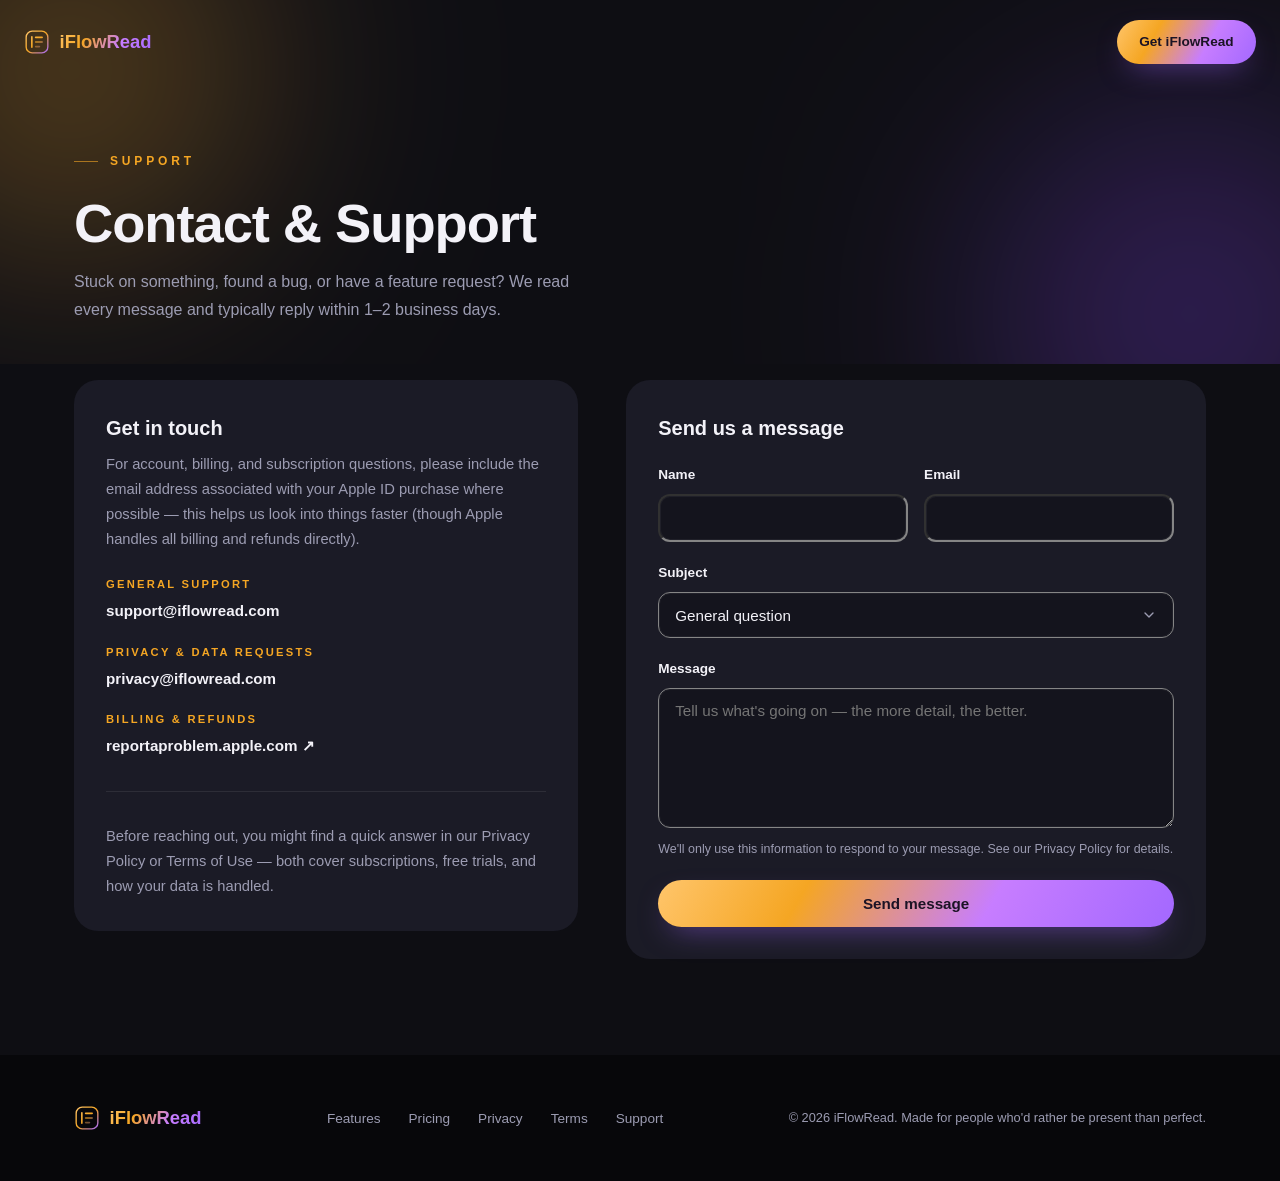
<file: contact.html>
<!DOCTYPE html>
<html lang="en">
<head>
<meta charset="UTF-8" />
<meta name="viewport" content="width=device-width, initial-scale=1.0" />
<meta name="color-scheme" content="dark" />
<meta name="referrer" content="strict-origin-when-cross-origin" />
<meta http-equiv="Content-Security-Policy" content="default-src 'self'; script-src 'self' https://cdn.jsdelivr.net; style-src 'self' 'unsafe-inline' https://fonts.googleapis.com; font-src https://fonts.gstatic.com; img-src 'self' data:; connect-src 'self'; frame-ancestors 'none'; base-uri 'self'; form-action 'self';" />
<title>Contact &amp; Support — iFlowRead</title>
<meta name="description" content="Get help with iFlowRead — contact support, read our FAQs, or send us a message." />
<link rel="preconnect" href="https://fonts.googleapis.com">
<link rel="preconnect" href="https://fonts.gstatic.com" crossorigin>
<link href="https://fonts.googleapis.com/css2?family=Inter:wght@400;500;600;700&family=Manrope:wght@500;600;700;800&display=swap" rel="stylesheet">
<link rel="stylesheet" href="styles.css">
</head>
<body>

  <a class="skip-link" href="#main">Skip to content</a>

  <header class="nav" id="nav">
    <a href="index.html#top" class="nav-brand" aria-label="iFlowRead home">
      <svg viewBox="0 0 48 48" fill="none" xmlns="http://www.w3.org/2000/svg" aria-hidden="true">
        <rect x="4" y="4" width="40" height="40" rx="11" stroke="url(#gnav)" stroke-width="2.5"/>
        <rect x="13" y="13" width="3" height="22" rx="1.5" fill="url(#gnav)"/>
        <rect x="20" y="14" width="15" height="3" rx="1.5" fill="url(#gnav)"/>
        <rect x="20" y="22.5" width="15" height="3" rx="1.5" fill="url(#gnav)" opacity="0.75"/>
        <rect x="20" y="31" width="10" height="3" rx="1.5" fill="url(#gnav)" opacity="0.5"/>
        <defs>
          <linearGradient id="gnav" x1="4" y1="4" x2="44" y2="44" gradientUnits="userSpaceOnUse">
            <stop offset="0" stop-color="#FFC56B"/>
            <stop offset="0.5" stop-color="#F5A623"/>
            <stop offset="1" stop-color="#A368FF"/>
          </linearGradient>
        </defs>
      </svg>
      <span>iFlowRead</span>
    </a>
    <a class="btn btn--primary" href="index.html#plans"><span>Get iFlowRead</span></a>
  </header>

  <main id="main">
    <section class="page-hero tint-base">
      <div class="glow glow--gold" style="width:380px;height:380px; top:-120px; left:-120px;"></div>
      <div class="glow glow--purple" style="width:420px;height:420px; bottom:-160px; right:-120px;"></div>
      <div class="wrap">
        <p class="eyebrow reveal">Support</p>
        <h1 class="reveal reveal-delay-1">Contact &amp; Support</h1>
        <p class="page-lede reveal reveal-delay-2">Stuck on something, found a bug, or have a feature request? We read every message and typically reply within 1–2 business days.</p>
      </div>
    </section>

    <section class="contact tint-base">
      <div class="wrap">
        <div class="contact-grid">

          <div class="contact-card reveal">
            <h2>Get in touch</h2>
            <p>For account, billing, and subscription questions, please include the email address associated with your Apple ID purchase where possible — this helps us look into things faster (though Apple handles all billing and refunds directly).</p>
            <div class="contact-list">
              <div>
                <span class="contact-label">General support</span>
                <a href="mailto:support@iflowread.com">support@iflowread.com</a>
              </div>
              <div>
                <span class="contact-label">Privacy &amp; data requests</span>
                <a href="mailto:privacy@iflowread.com">privacy@iflowread.com</a>
              </div>
              <div>
                <span class="contact-label">Billing &amp; refunds</span>
                <a href="https://reportaproblem.apple.com" target="_blank" rel="noopener noreferrer">reportaproblem.apple.com ↗</a>
              </div>
            </div>
            <hr class="ghost-rule">
            <p>Before reaching out, you might find a quick answer in our <a href="privacy.html">Privacy Policy</a> or <a href="terms.html">Terms of Use</a> — both cover subscriptions, free trials, and how your data is handled.</p>
          </div>

          <div class="form-card reveal reveal-delay-1">
            <h2 style="font-family:var(--font-display); font-weight:700; font-size:1.25rem; margin-bottom:1.25rem;">Send us a message</h2>

            <div id="contactStatus" class="form-status" role="status" aria-live="polite"></div>

            <form id="contactForm" name="contact" method="POST" data-netlify="true" netlify-honeypot="bot-field">
              <input type="hidden" name="form-name" value="contact" />
              <p class="visually-hidden">
                <label>Don't fill this out if you're human: <input name="bot-field" tabindex="-1" autocomplete="off" /></label>
              </p>

              <div class="form-row">
                <div class="form-field">
                  <label for="name">Name</label>
                  <input type="text" id="name" name="name" autocomplete="name" required />
                </div>
                <div class="form-field">
                  <label for="email">Email</label>
                  <input type="email" id="email" name="email" autocomplete="email" required />
                </div>
              </div>

              <div class="form-field">
                <label for="subject">Subject</label>
                <select id="subject" name="subject">
                  <option value="General question">General question</option>
                  <option value="Bug report">Bug report</option>
                  <option value="Feature request">Feature request</option>
                  <option value="Subscription / billing">Subscription / billing</option>
                  <option value="Privacy / data request">Privacy / data request</option>
                </select>
              </div>

              <div class="form-field">
                <label for="message">Message</label>
                <textarea id="message" name="message" required placeholder="Tell us what's going on — the more detail, the better."></textarea>
              </div>

              <p class="form-note">We'll only use this information to respond to your message. See our <a href="privacy.html">Privacy Policy</a> for details.</p>

              <button type="submit" class="btn btn--primary btn--full">Send message</button>
            </form>
          </div>

        </div>
      </div>
    </section>
  </main>

  <footer>
    <div class="wrap">
      <div class="footer-row">
        <a href="index.html#top" class="nav-brand" aria-label="iFlowRead home">
          <svg viewBox="0 0 48 48" fill="none" xmlns="http://www.w3.org/2000/svg" aria-hidden="true" width="22" height="22">
            <rect x="4" y="4" width="40" height="40" rx="11" stroke="url(#gfoot)" stroke-width="2.5"/>
            <rect x="13" y="13" width="3" height="22" rx="1.5" fill="url(#gfoot)"/>
            <rect x="20" y="14" width="15" height="3" rx="1.5" fill="url(#gfoot)"/>
            <rect x="20" y="22.5" width="15" height="3" rx="1.5" fill="url(#gfoot)" opacity="0.75"/>
            <rect x="20" y="31" width="10" height="3" rx="1.5" fill="url(#gfoot)" opacity="0.5"/>
            <defs>
              <linearGradient id="gfoot" x1="4" y1="4" x2="44" y2="44" gradientUnits="userSpaceOnUse">
                <stop offset="0" stop-color="#FFC56B"/>
                <stop offset="0.5" stop-color="#F5A623"/>
                <stop offset="1" stop-color="#A368FF"/>
              </linearGradient>
            </defs>
          </svg>
          <span>iFlowRead</span>
        </a>
        <ul class="footer-links">
          <li><a href="index.html#write">Features</a></li>
          <li><a href="index.html#plans">Pricing</a></li>
          <li><a href="privacy.html">Privacy</a></li>
          <li><a href="terms.html">Terms</a></li>
          <li><a href="contact.html">Support</a></li>
        </ul>
        <p class="footer-copy">© 2026 iFlowRead. Made for people who'd rather be present than perfect.</p>
      </div>
    </div>
  </footer>

<script src="script.js" defer></script>
</body>
</html>
</file>
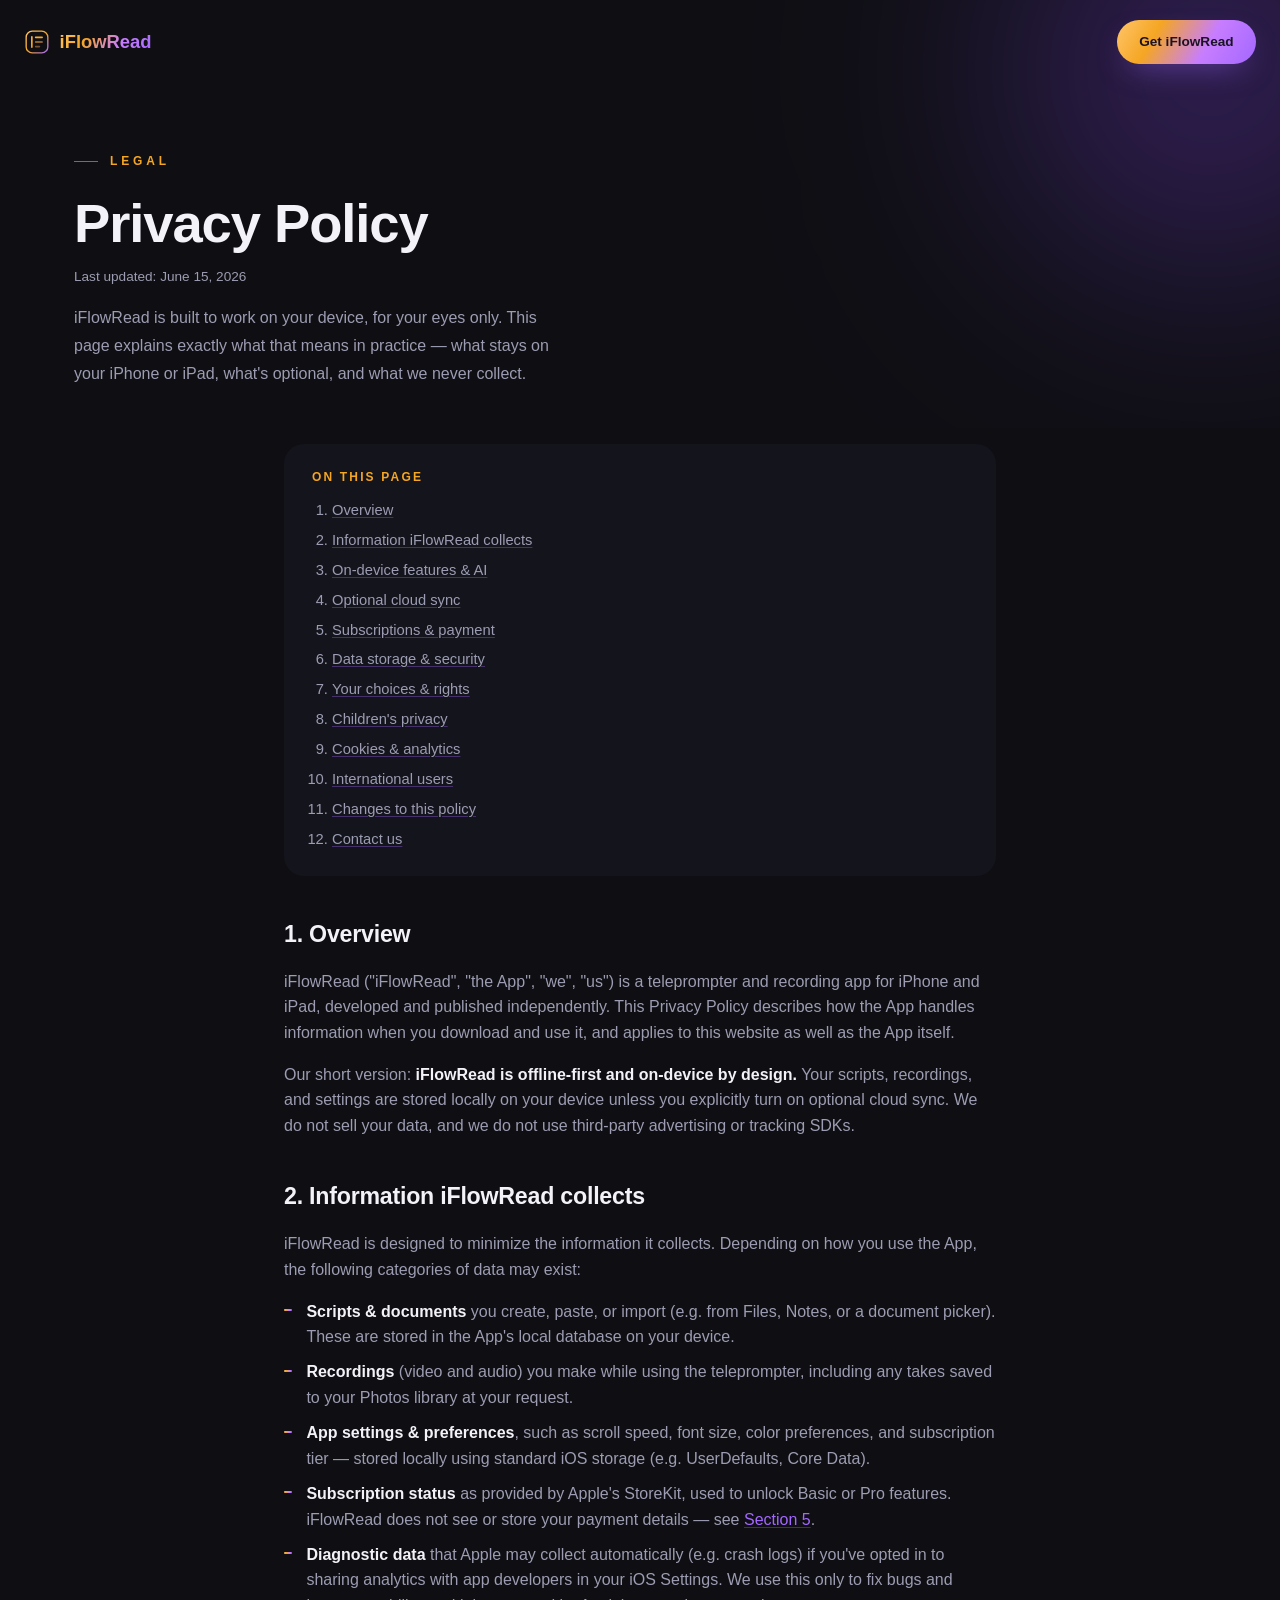
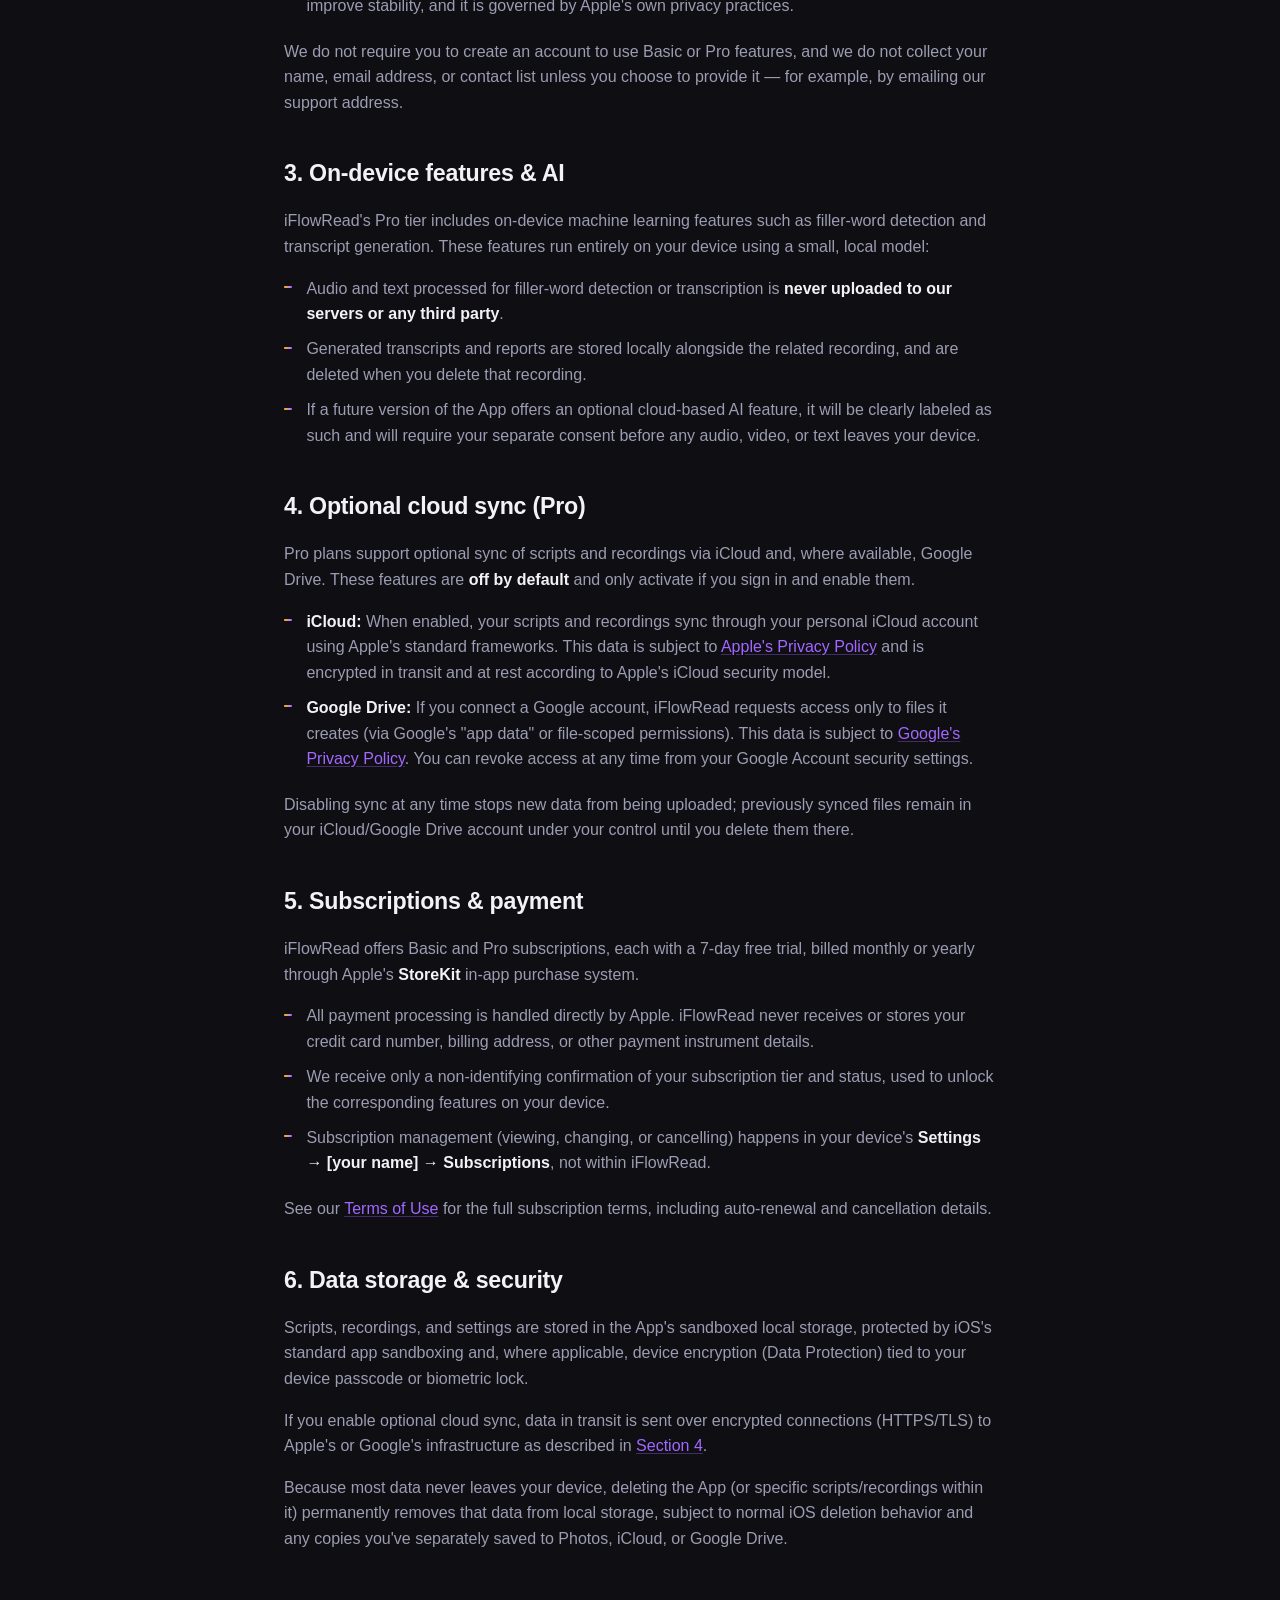
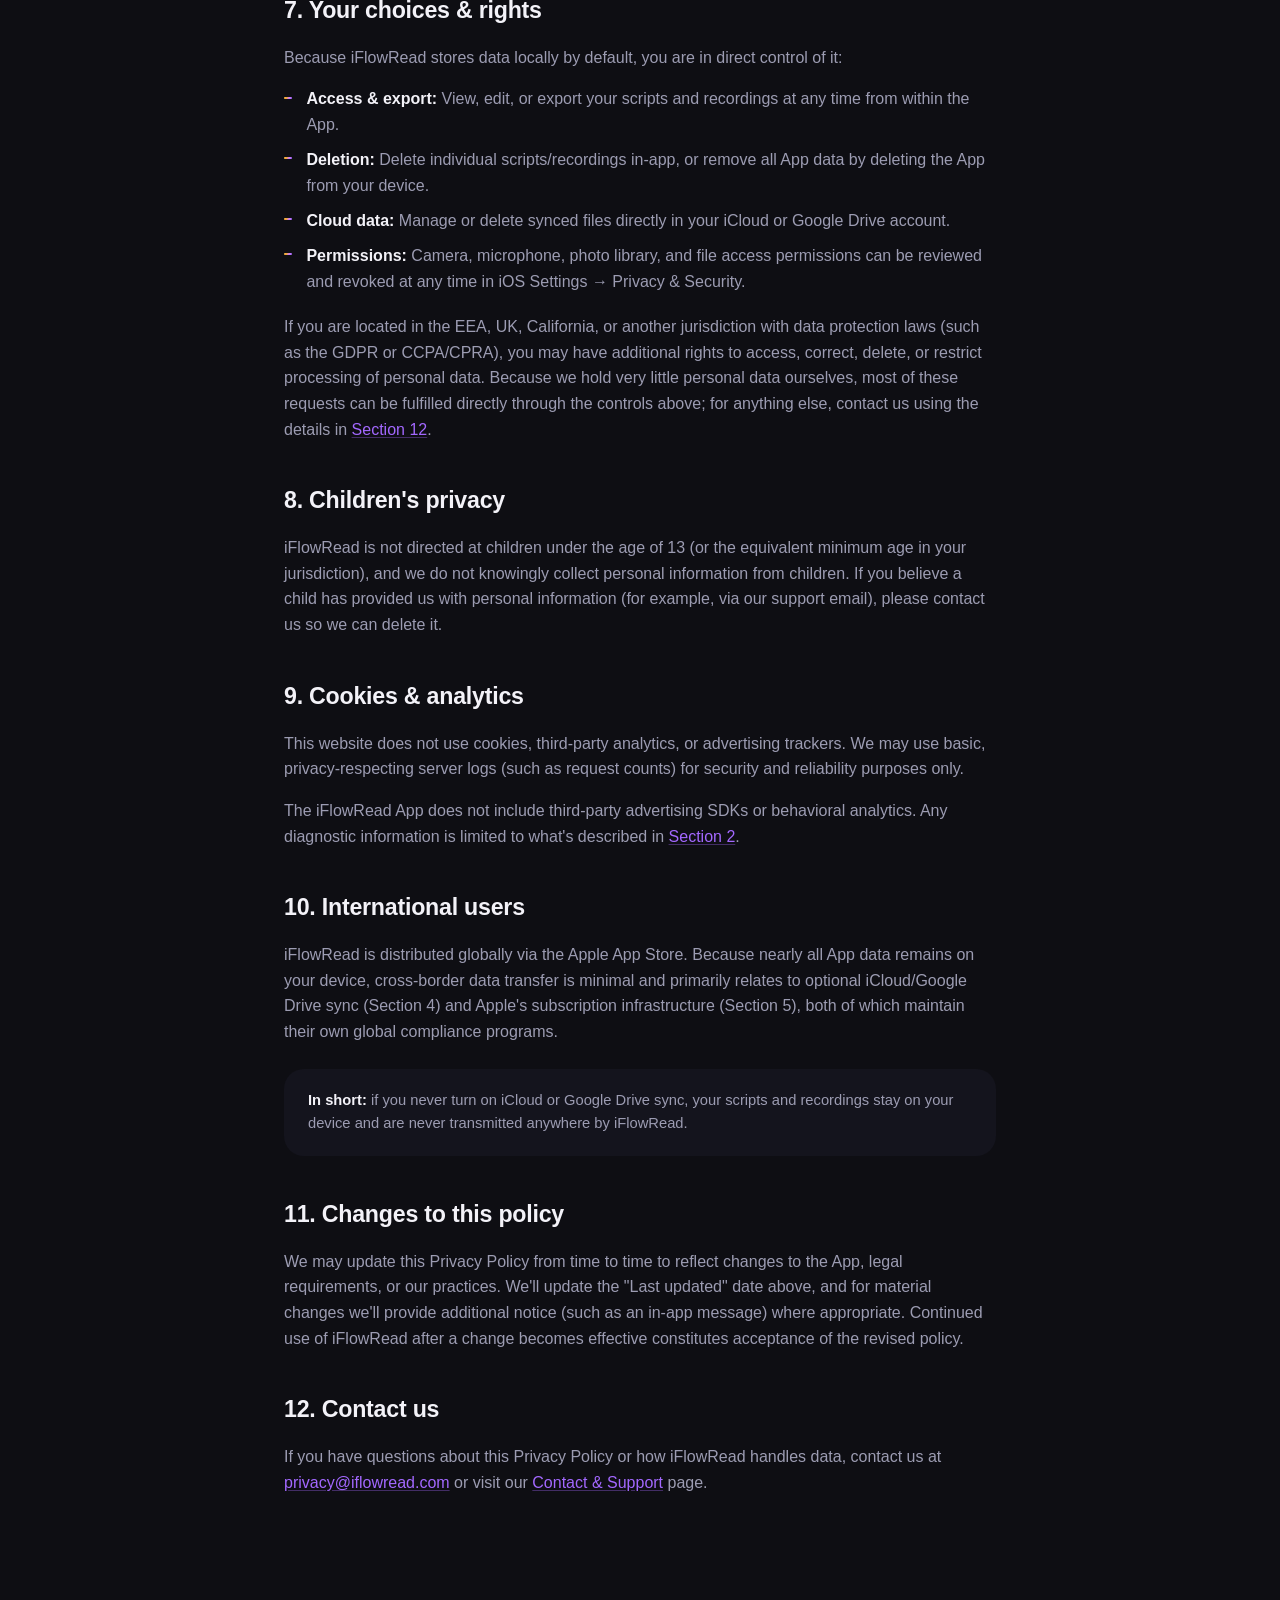
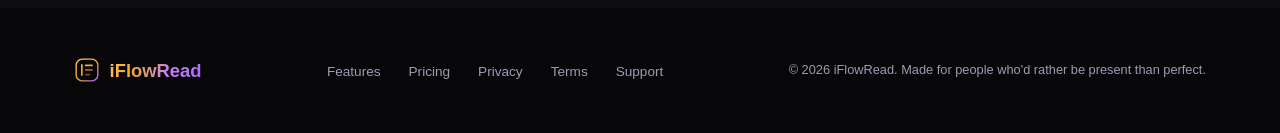
<file: privacy.html>
<!DOCTYPE html>
<html lang="en">
<head>
<meta charset="UTF-8" />
<meta name="viewport" content="width=device-width, initial-scale=1.0" />
<meta name="color-scheme" content="dark" />
<meta name="referrer" content="strict-origin-when-cross-origin" />
<meta http-equiv="Content-Security-Policy" content="default-src 'self'; script-src 'self' https://cdn.jsdelivr.net; style-src 'self' 'unsafe-inline' https://fonts.googleapis.com; font-src https://fonts.gstatic.com; img-src 'self' data:; connect-src 'self'; frame-ancestors 'none'; base-uri 'self'; form-action 'self';" />
<title>Privacy Policy — iFlowRead</title>
<meta name="description" content="iFlowRead Privacy Policy: what data the app collects, how it's stored on-device, and your rights." />
<link rel="preconnect" href="https://fonts.googleapis.com">
<link rel="preconnect" href="https://fonts.gstatic.com" crossorigin>
<link href="https://fonts.googleapis.com/css2?family=Inter:wght@400;500;600;700&family=Manrope:wght@500;600;700;800&display=swap" rel="stylesheet">
<link rel="stylesheet" href="styles.css">
</head>
<body>

  <a class="skip-link" href="#main">Skip to content</a>

  <header class="nav" id="nav">
    <a href="index.html#top" class="nav-brand" aria-label="iFlowRead home">
      <svg viewBox="0 0 48 48" fill="none" xmlns="http://www.w3.org/2000/svg" aria-hidden="true">
        <rect x="4" y="4" width="40" height="40" rx="11" stroke="url(#gnav)" stroke-width="2.5"/>
        <rect x="13" y="13" width="3" height="22" rx="1.5" fill="url(#gnav)"/>
        <rect x="20" y="14" width="15" height="3" rx="1.5" fill="url(#gnav)"/>
        <rect x="20" y="22.5" width="15" height="3" rx="1.5" fill="url(#gnav)" opacity="0.75"/>
        <rect x="20" y="31" width="10" height="3" rx="1.5" fill="url(#gnav)" opacity="0.5"/>
        <defs>
          <linearGradient id="gnav" x1="4" y1="4" x2="44" y2="44" gradientUnits="userSpaceOnUse">
            <stop offset="0" stop-color="#FFC56B"/>
            <stop offset="0.5" stop-color="#F5A623"/>
            <stop offset="1" stop-color="#A368FF"/>
          </linearGradient>
        </defs>
      </svg>
      <span>iFlowRead</span>
    </a>
    <a class="btn btn--primary" href="index.html#plans"><span>Get iFlowRead</span></a>
  </header>

  <main id="main">
    <section class="page-hero tint-base">
      <div class="glow glow--purple" style="width:420px;height:420px; top:-140px; right:-140px;"></div>
      <div class="wrap">
        <p class="eyebrow reveal">Legal</p>
        <h1 class="reveal reveal-delay-1">Privacy Policy</h1>
        <p class="page-meta reveal reveal-delay-1">Last updated: June 15, 2026</p>
        <p class="page-lede reveal reveal-delay-2">iFlowRead is built to work on your device, for your eyes only. This page explains exactly what that means in practice — what stays on your iPhone or iPad, what's optional, and what we never collect.</p>
      </div>
    </section>

    <section class="legal tint-base">
      <div class="wrap">

        <nav class="toc reveal" aria-label="Table of contents">
          <p>On this page</p>
          <ol>
            <li><a href="#overview">Overview</a></li>
            <li><a href="#collect">Information iFlowRead collects</a></li>
            <li><a href="#ondevice">On-device features &amp; AI</a></li>
            <li><a href="#sync">Optional cloud sync</a></li>
            <li><a href="#subscriptions">Subscriptions &amp; payment</a></li>
            <li><a href="#storage">Data storage &amp; security</a></li>
            <li><a href="#rights">Your choices &amp; rights</a></li>
            <li><a href="#children">Children's privacy</a></li>
            <li><a href="#cookies">Cookies &amp; analytics</a></li>
            <li><a href="#international">International users</a></li>
            <li><a href="#changes">Changes to this policy</a></li>
            <li><a href="#contact">Contact us</a></li>
          </ol>
        </nav>

        <h2 id="overview">1. Overview</h2>
        <p>iFlowRead ("iFlowRead", "the App", "we", "us") is a teleprompter and recording app for iPhone and iPad, developed and published independently. This Privacy Policy describes how the App handles information when you download and use it, and applies to this website as well as the App itself.</p>
        <p>Our short version: <strong>iFlowRead is offline-first and on-device by design.</strong> Your scripts, recordings, and settings are stored locally on your device unless you explicitly turn on optional cloud sync. We do not sell your data, and we do not use third-party advertising or tracking SDKs.</p>

        <h2 id="collect">2. Information iFlowRead collects</h2>
        <p>iFlowRead is designed to minimize the information it collects. Depending on how you use the App, the following categories of data may exist:</p>
        <ul>
          <li><strong>Scripts &amp; documents</strong> you create, paste, or import (e.g. from Files, Notes, or a document picker). These are stored in the App's local database on your device.</li>
          <li><strong>Recordings</strong> (video and audio) you make while using the teleprompter, including any takes saved to your Photos library at your request.</li>
          <li><strong>App settings &amp; preferences</strong>, such as scroll speed, font size, color preferences, and subscription tier — stored locally using standard iOS storage (e.g. UserDefaults, Core Data).</li>
          <li><strong>Subscription status</strong> as provided by Apple's StoreKit, used to unlock Basic or Pro features. iFlowRead does not see or store your payment details — see <a href="#subscriptions">Section 5</a>.</li>
          <li><strong>Diagnostic data</strong> that Apple may collect automatically (e.g. crash logs) if you've opted in to sharing analytics with app developers in your iOS Settings. We use this only to fix bugs and improve stability, and it is governed by Apple's own privacy practices.</li>
        </ul>
        <p>We do not require you to create an account to use Basic or Pro features, and we do not collect your name, email address, or contact list unless you choose to provide it — for example, by emailing our support address.</p>

        <h2 id="ondevice">3. On-device features &amp; AI</h2>
        <p>iFlowRead's Pro tier includes on-device machine learning features such as filler-word detection and transcript generation. These features run entirely on your device using a small, local model:</p>
        <ul>
          <li>Audio and text processed for filler-word detection or transcription is <strong>never uploaded to our servers or any third party</strong>.</li>
          <li>Generated transcripts and reports are stored locally alongside the related recording, and are deleted when you delete that recording.</li>
          <li>If a future version of the App offers an optional cloud-based AI feature, it will be clearly labeled as such and will require your separate consent before any audio, video, or text leaves your device.</li>
        </ul>

        <h2 id="sync">4. Optional cloud sync (Pro)</h2>
        <p>Pro plans support optional sync of scripts and recordings via iCloud and, where available, Google Drive. These features are <strong>off by default</strong> and only activate if you sign in and enable them.</p>
        <ul>
          <li><strong>iCloud:</strong> When enabled, your scripts and recordings sync through your personal iCloud account using Apple's standard frameworks. This data is subject to <a href="https://www.apple.com/legal/privacy/" target="_blank" rel="noopener noreferrer">Apple's Privacy Policy</a> and is encrypted in transit and at rest according to Apple's iCloud security model.</li>
          <li><strong>Google Drive:</strong> If you connect a Google account, iFlowRead requests access only to files it creates (via Google's "app data" or file-scoped permissions). This data is subject to <a href="https://policies.google.com/privacy" target="_blank" rel="noopener noreferrer">Google's Privacy Policy</a>. You can revoke access at any time from your Google Account security settings.</li>
        </ul>
        <p>Disabling sync at any time stops new data from being uploaded; previously synced files remain in your iCloud/Google Drive account under your control until you delete them there.</p>

        <h2 id="subscriptions">5. Subscriptions &amp; payment</h2>
        <p>iFlowRead offers Basic and Pro subscriptions, each with a 7-day free trial, billed monthly or yearly through Apple's <strong>StoreKit</strong> in-app purchase system.</p>
        <ul>
          <li>All payment processing is handled directly by Apple. iFlowRead never receives or stores your credit card number, billing address, or other payment instrument details.</li>
          <li>We receive only a non-identifying confirmation of your subscription tier and status, used to unlock the corresponding features on your device.</li>
          <li>Subscription management (viewing, changing, or cancelling) happens in your device's <strong>Settings → [your name] → Subscriptions</strong>, not within iFlowRead.</li>
        </ul>
        <p>See our <a href="terms.html#subscriptions">Terms of Use</a> for the full subscription terms, including auto-renewal and cancellation details.</p>

        <h2 id="storage">6. Data storage &amp; security</h2>
        <p>Scripts, recordings, and settings are stored in the App's sandboxed local storage, protected by iOS's standard app sandboxing and, where applicable, device encryption (Data Protection) tied to your device passcode or biometric lock.</p>
        <p>If you enable optional cloud sync, data in transit is sent over encrypted connections (HTTPS/TLS) to Apple's or Google's infrastructure as described in <a href="#sync">Section 4</a>.</p>
        <p>Because most data never leaves your device, deleting the App (or specific scripts/recordings within it) permanently removes that data from local storage, subject to normal iOS deletion behavior and any copies you've separately saved to Photos, iCloud, or Google Drive.</p>

        <h2 id="rights">7. Your choices &amp; rights</h2>
        <p>Because iFlowRead stores data locally by default, you are in direct control of it:</p>
        <ul>
          <li><strong>Access &amp; export:</strong> View, edit, or export your scripts and recordings at any time from within the App.</li>
          <li><strong>Deletion:</strong> Delete individual scripts/recordings in-app, or remove all App data by deleting the App from your device.</li>
          <li><strong>Cloud data:</strong> Manage or delete synced files directly in your iCloud or Google Drive account.</li>
          <li><strong>Permissions:</strong> Camera, microphone, photo library, and file access permissions can be reviewed and revoked at any time in iOS Settings → Privacy &amp; Security.</li>
        </ul>
        <p>If you are located in the EEA, UK, California, or another jurisdiction with data protection laws (such as the GDPR or CCPA/CPRA), you may have additional rights to access, correct, delete, or restrict processing of personal data. Because we hold very little personal data ourselves, most of these requests can be fulfilled directly through the controls above; for anything else, contact us using the details in <a href="#contact">Section 12</a>.</p>

        <h2 id="children">8. Children's privacy</h2>
        <p>iFlowRead is not directed at children under the age of 13 (or the equivalent minimum age in your jurisdiction), and we do not knowingly collect personal information from children. If you believe a child has provided us with personal information (for example, via our support email), please contact us so we can delete it.</p>

        <h2 id="cookies">9. Cookies &amp; analytics</h2>
        <p>This website does not use cookies, third-party analytics, or advertising trackers. We may use basic, privacy-respecting server logs (such as request counts) for security and reliability purposes only.</p>
        <p>The iFlowRead App does not include third-party advertising SDKs or behavioral analytics. Any diagnostic information is limited to what's described in <a href="#collect">Section 2</a>.</p>

        <h2 id="international">10. International users</h2>
        <p>iFlowRead is distributed globally via the Apple App Store. Because nearly all App data remains on your device, cross-border data transfer is minimal and primarily relates to optional iCloud/Google Drive sync (Section 4) and Apple's subscription infrastructure (Section 5), both of which maintain their own global compliance programs.</p>

        <div class="callout">
          <strong>In short:</strong> if you never turn on iCloud or Google Drive sync, your scripts and recordings stay on your device and are never transmitted anywhere by iFlowRead.
        </div>

        <h2 id="changes">11. Changes to this policy</h2>
        <p>We may update this Privacy Policy from time to time to reflect changes to the App, legal requirements, or our practices. We'll update the "Last updated" date above, and for material changes we'll provide additional notice (such as an in-app message) where appropriate. Continued use of iFlowRead after a change becomes effective constitutes acceptance of the revised policy.</p>

        <h2 id="contact">12. Contact us</h2>
        <p>If you have questions about this Privacy Policy or how iFlowRead handles data, contact us at <a href="mailto:privacy@iflowread.com">privacy@iflowread.com</a> or visit our <a href="contact.html">Contact &amp; Support</a> page.</p>

      </div>
    </section>
  </main>

  <footer>
    <div class="wrap">
      <div class="footer-row">
        <a href="index.html#top" class="nav-brand" aria-label="iFlowRead home">
          <svg viewBox="0 0 48 48" fill="none" xmlns="http://www.w3.org/2000/svg" aria-hidden="true" width="22" height="22">
            <rect x="4" y="4" width="40" height="40" rx="11" stroke="url(#gfoot)" stroke-width="2.5"/>
            <rect x="13" y="13" width="3" height="22" rx="1.5" fill="url(#gfoot)"/>
            <rect x="20" y="14" width="15" height="3" rx="1.5" fill="url(#gfoot)"/>
            <rect x="20" y="22.5" width="15" height="3" rx="1.5" fill="url(#gfoot)" opacity="0.75"/>
            <rect x="20" y="31" width="10" height="3" rx="1.5" fill="url(#gfoot)" opacity="0.5"/>
            <defs>
              <linearGradient id="gfoot" x1="4" y1="4" x2="44" y2="44" gradientUnits="userSpaceOnUse">
                <stop offset="0" stop-color="#FFC56B"/>
                <stop offset="0.5" stop-color="#F5A623"/>
                <stop offset="1" stop-color="#A368FF"/>
              </linearGradient>
            </defs>
          </svg>
          <span>iFlowRead</span>
        </a>
        <ul class="footer-links">
          <li><a href="index.html#write">Features</a></li>
          <li><a href="index.html#plans">Pricing</a></li>
          <li><a href="privacy.html">Privacy</a></li>
          <li><a href="terms.html">Terms</a></li>
          <li><a href="contact.html">Support</a></li>
        </ul>
        <p class="footer-copy">© 2026 iFlowRead. Made for people who'd rather be present than perfect.</p>
      </div>
    </div>
  </footer>

<script src="script.js" defer></script>
</body>
</html>
</file>
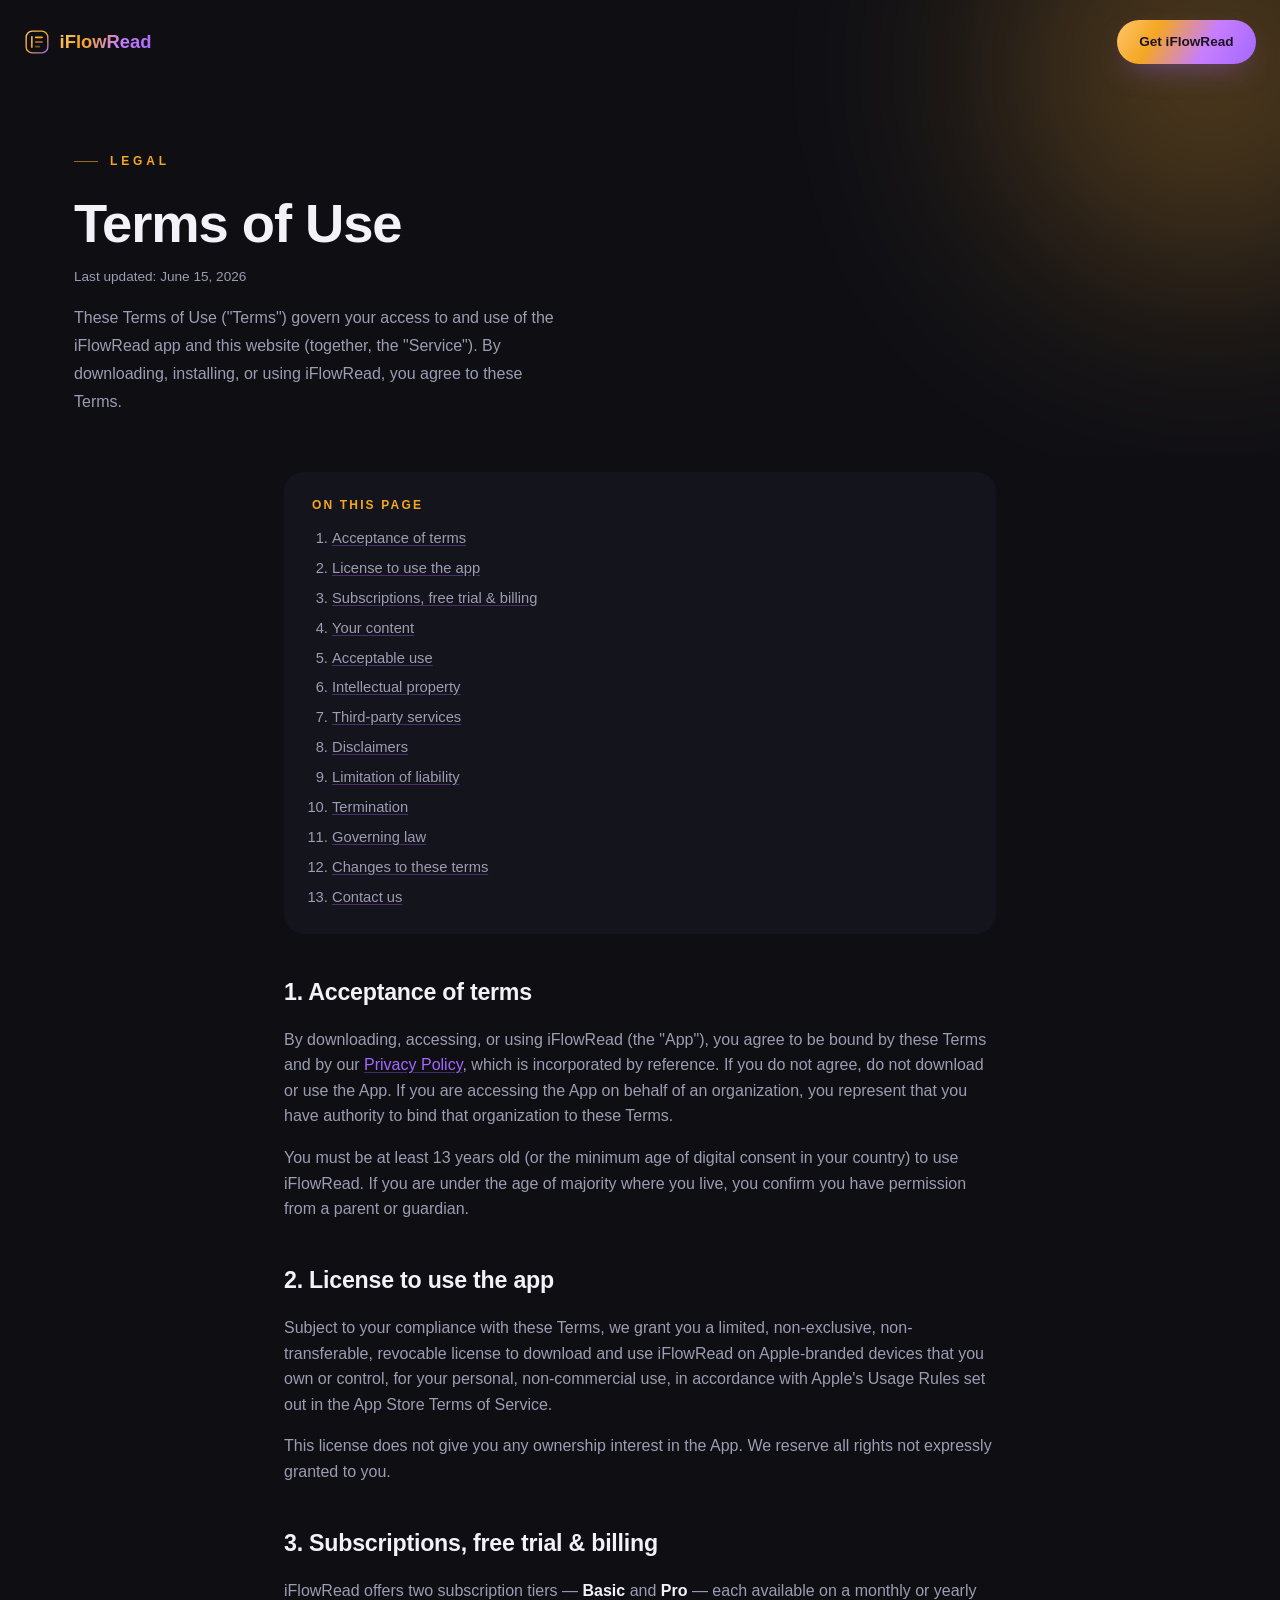
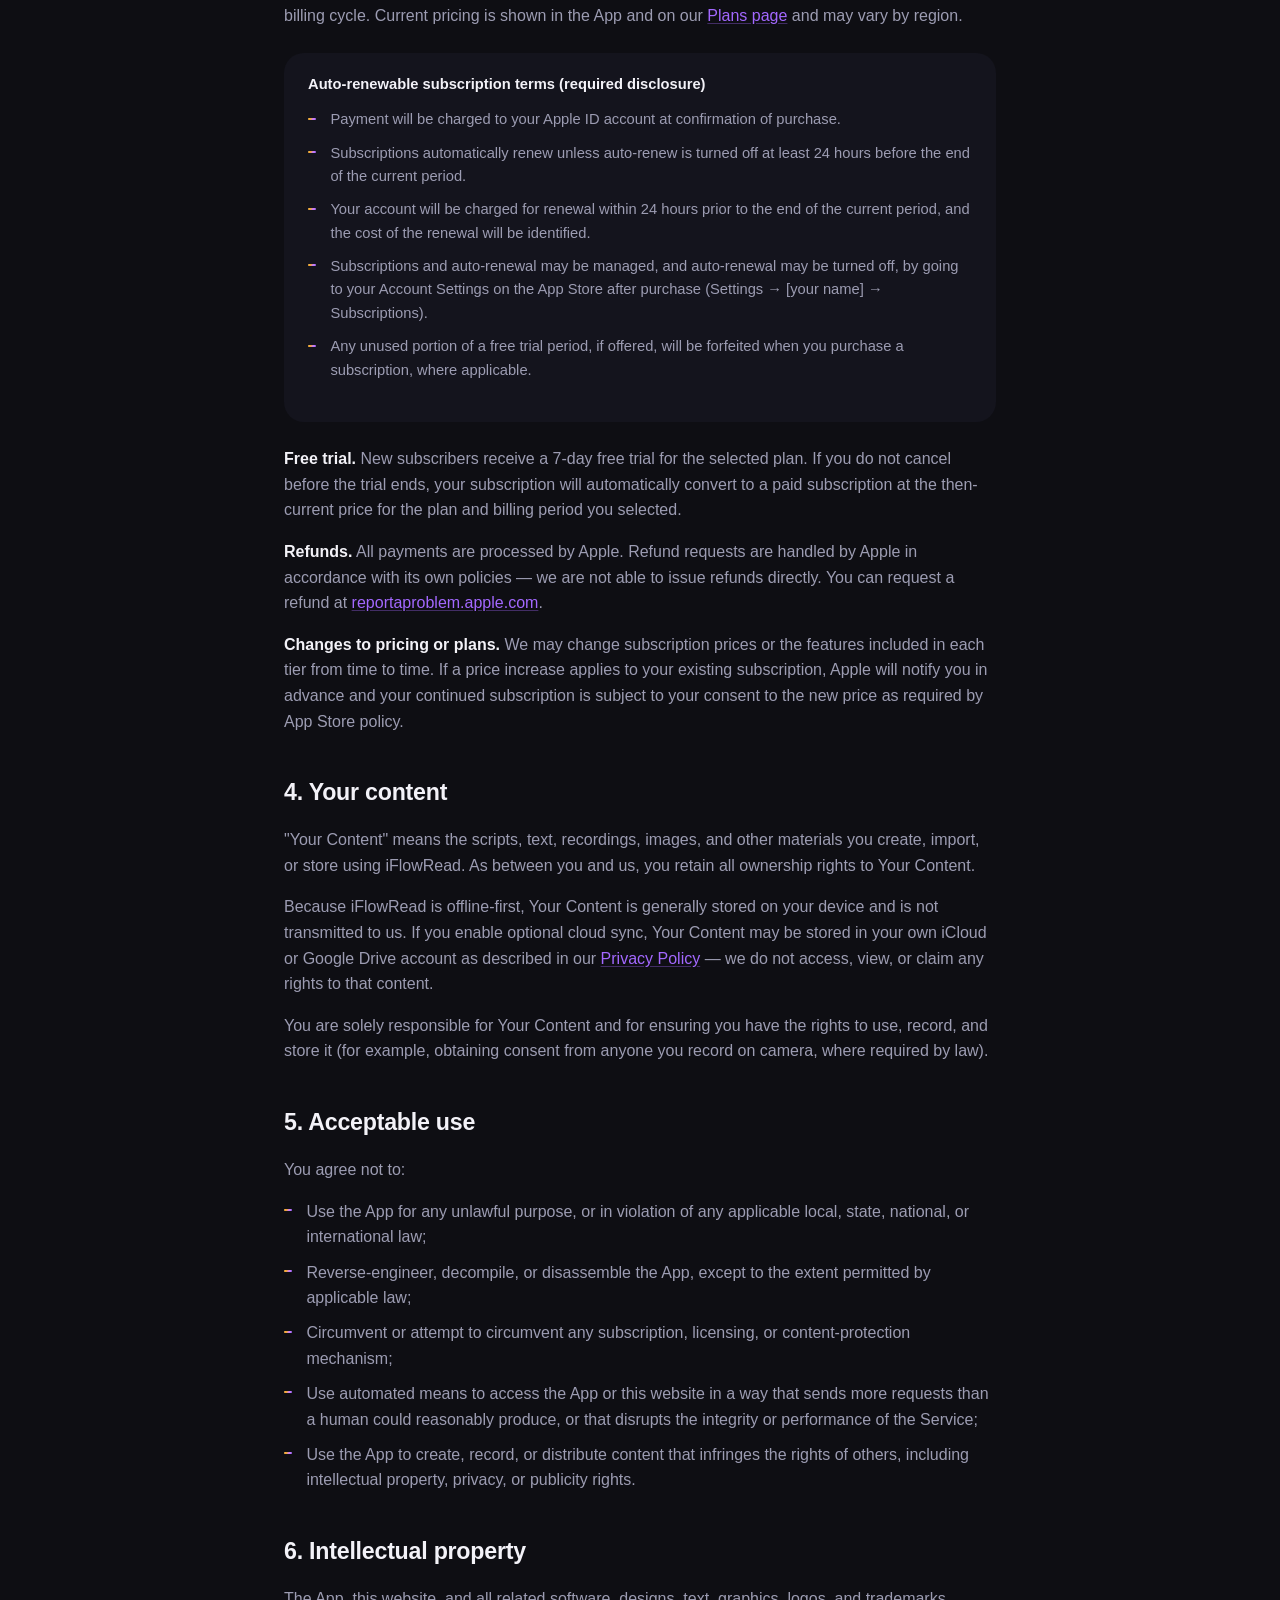
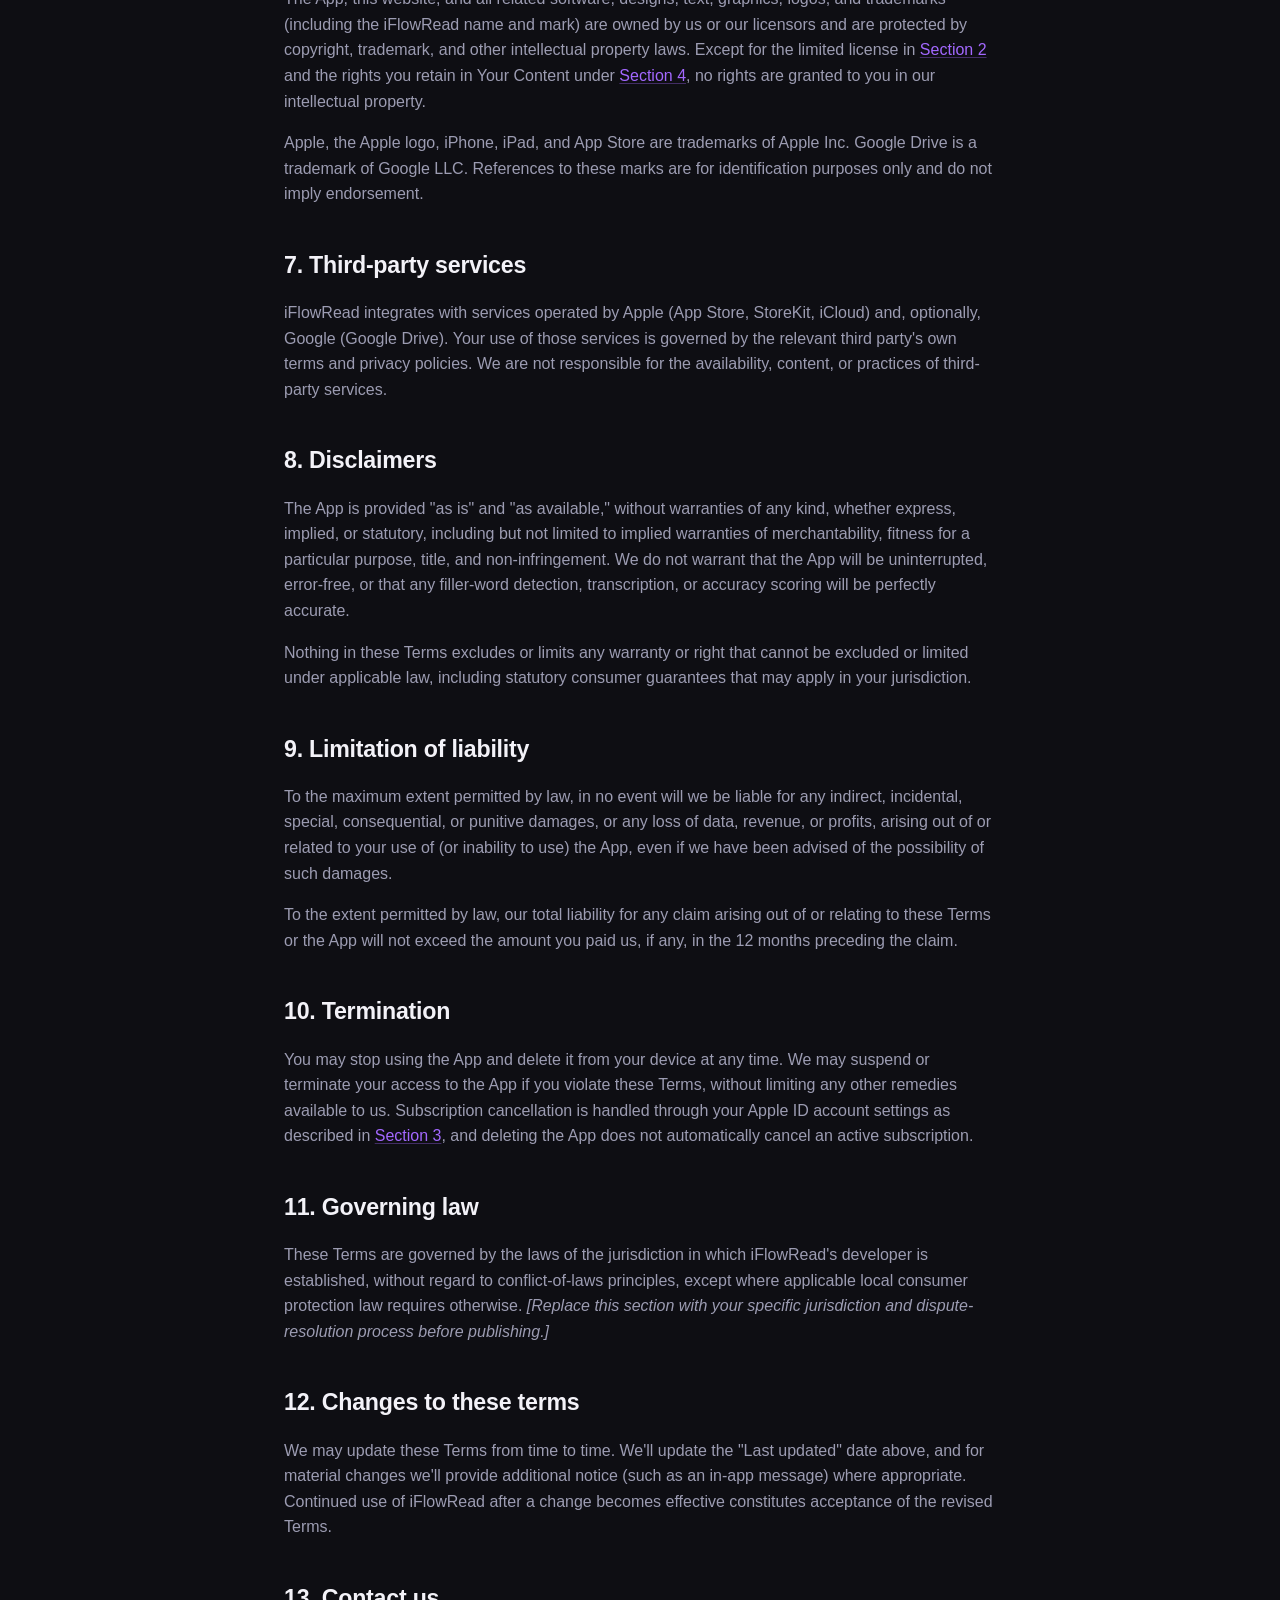
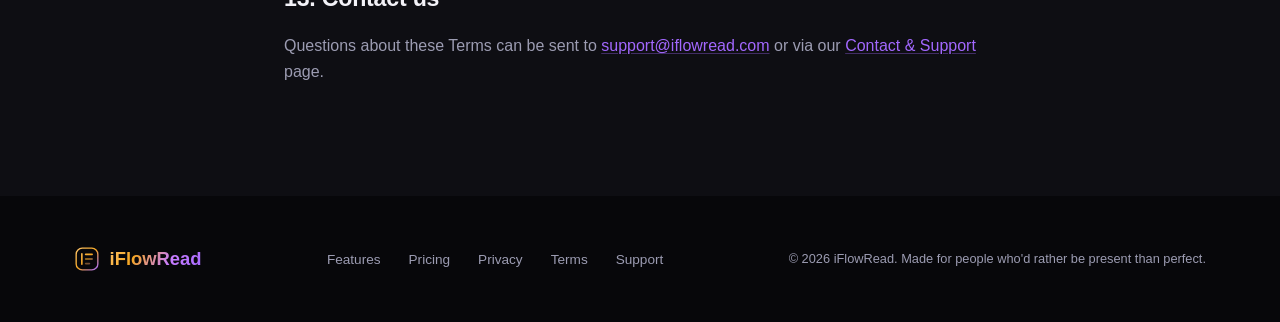
<file: terms.html>
<!DOCTYPE html>
<html lang="en">
<head>
<meta charset="UTF-8" />
<meta name="viewport" content="width=device-width, initial-scale=1.0" />
<meta name="color-scheme" content="dark" />
<meta name="referrer" content="strict-origin-when-cross-origin" />
<meta http-equiv="Content-Security-Policy" content="default-src 'self'; script-src 'self' https://cdn.jsdelivr.net; style-src 'self' 'unsafe-inline' https://fonts.googleapis.com; font-src https://fonts.gstatic.com; img-src 'self' data:; connect-src 'self'; frame-ancestors 'none'; base-uri 'self'; form-action 'self';" />
<title>Terms of Use — iFlowRead</title>
<meta name="description" content="iFlowRead Terms of Use, including subscription, free trial, billing, and license terms." />
<link rel="preconnect" href="https://fonts.googleapis.com">
<link rel="preconnect" href="https://fonts.gstatic.com" crossorigin>
<link href="https://fonts.googleapis.com/css2?family=Inter:wght@400;500;600;700&family=Manrope:wght@500;600;700;800&display=swap" rel="stylesheet">
<link rel="stylesheet" href="styles.css">
</head>
<body>

  <a class="skip-link" href="#main">Skip to content</a>

  <header class="nav" id="nav">
    <a href="index.html#top" class="nav-brand" aria-label="iFlowRead home">
      <svg viewBox="0 0 48 48" fill="none" xmlns="http://www.w3.org/2000/svg" aria-hidden="true">
        <rect x="4" y="4" width="40" height="40" rx="11" stroke="url(#gnav)" stroke-width="2.5"/>
        <rect x="13" y="13" width="3" height="22" rx="1.5" fill="url(#gnav)"/>
        <rect x="20" y="14" width="15" height="3" rx="1.5" fill="url(#gnav)"/>
        <rect x="20" y="22.5" width="15" height="3" rx="1.5" fill="url(#gnav)" opacity="0.75"/>
        <rect x="20" y="31" width="10" height="3" rx="1.5" fill="url(#gnav)" opacity="0.5"/>
        <defs>
          <linearGradient id="gnav" x1="4" y1="4" x2="44" y2="44" gradientUnits="userSpaceOnUse">
            <stop offset="0" stop-color="#FFC56B"/>
            <stop offset="0.5" stop-color="#F5A623"/>
            <stop offset="1" stop-color="#A368FF"/>
          </linearGradient>
        </defs>
      </svg>
      <span>iFlowRead</span>
    </a>
    <a class="btn btn--primary" href="index.html#plans"><span>Get iFlowRead</span></a>
  </header>

  <main id="main">
    <section class="page-hero tint-base">
      <div class="glow glow--gold" style="width:420px;height:420px; top:-140px; right:-140px;"></div>
      <div class="wrap">
        <p class="eyebrow reveal">Legal</p>
        <h1 class="reveal reveal-delay-1">Terms of Use</h1>
        <p class="page-meta reveal reveal-delay-1">Last updated: June 15, 2026</p>
        <p class="page-lede reveal reveal-delay-2">These Terms of Use ("Terms") govern your access to and use of the iFlowRead app and this website (together, the "Service"). By downloading, installing, or using iFlowRead, you agree to these Terms.</p>
      </div>
    </section>

    <section class="legal tint-base">
      <div class="wrap">

        <nav class="toc reveal" aria-label="Table of contents">
          <p>On this page</p>
          <ol>
            <li><a href="#acceptance">Acceptance of terms</a></li>
            <li><a href="#license">License to use the app</a></li>
            <li><a href="#subscriptions">Subscriptions, free trial &amp; billing</a></li>
            <li><a href="#content">Your content</a></li>
            <li><a href="#conduct">Acceptable use</a></li>
            <li><a href="#ip">Intellectual property</a></li>
            <li><a href="#third-party">Third-party services</a></li>
            <li><a href="#disclaimer">Disclaimers</a></li>
            <li><a href="#liability">Limitation of liability</a></li>
            <li><a href="#termination">Termination</a></li>
            <li><a href="#law">Governing law</a></li>
            <li><a href="#changes">Changes to these terms</a></li>
            <li><a href="#contact">Contact us</a></li>
          </ol>
        </nav>

        <h2 id="acceptance">1. Acceptance of terms</h2>
        <p>By downloading, accessing, or using iFlowRead (the "App"), you agree to be bound by these Terms and by our <a href="privacy.html">Privacy Policy</a>, which is incorporated by reference. If you do not agree, do not download or use the App. If you are accessing the App on behalf of an organization, you represent that you have authority to bind that organization to these Terms.</p>
        <p>You must be at least 13 years old (or the minimum age of digital consent in your country) to use iFlowRead. If you are under the age of majority where you live, you confirm you have permission from a parent or guardian.</p>

        <h2 id="license">2. License to use the app</h2>
        <p>Subject to your compliance with these Terms, we grant you a limited, non-exclusive, non-transferable, revocable license to download and use iFlowRead on Apple-branded devices that you own or control, for your personal, non-commercial use, in accordance with Apple's Usage Rules set out in the App Store Terms of Service.</p>
        <p>This license does not give you any ownership interest in the App. We reserve all rights not expressly granted to you.</p>

        <h2 id="subscriptions">3. Subscriptions, free trial &amp; billing</h2>
        <p>iFlowRead offers two subscription tiers — <strong>Basic</strong> and <strong>Pro</strong> — each available on a monthly or yearly billing cycle. Current pricing is shown in the App and on our <a href="index.html#plans">Plans page</a> and may vary by region.</p>

        <div class="callout">
          <strong>Auto-renewable subscription terms (required disclosure)</strong>
          <ul style="margin-top:0.75rem;">
            <li>Payment will be charged to your Apple ID account at confirmation of purchase.</li>
            <li>Subscriptions automatically renew unless auto-renew is turned off at least 24 hours before the end of the current period.</li>
            <li>Your account will be charged for renewal within 24 hours prior to the end of the current period, and the cost of the renewal will be identified.</li>
            <li>Subscriptions and auto-renewal may be managed, and auto-renewal may be turned off, by going to your Account Settings on the App Store after purchase (Settings → [your name] → Subscriptions).</li>
            <li>Any unused portion of a free trial period, if offered, will be forfeited when you purchase a subscription, where applicable.</li>
          </ul>
        </div>

        <p><strong>Free trial.</strong> New subscribers receive a 7-day free trial for the selected plan. If you do not cancel before the trial ends, your subscription will automatically convert to a paid subscription at the then-current price for the plan and billing period you selected.</p>
        <p><strong>Refunds.</strong> All payments are processed by Apple. Refund requests are handled by Apple in accordance with its own policies — we are not able to issue refunds directly. You can request a refund at <a href="https://reportaproblem.apple.com" target="_blank" rel="noopener noreferrer">reportaproblem.apple.com</a>.</p>
        <p><strong>Changes to pricing or plans.</strong> We may change subscription prices or the features included in each tier from time to time. If a price increase applies to your existing subscription, Apple will notify you in advance and your continued subscription is subject to your consent to the new price as required by App Store policy.</p>

        <h2 id="content">4. Your content</h2>
        <p>"Your Content" means the scripts, text, recordings, images, and other materials you create, import, or store using iFlowRead. As between you and us, you retain all ownership rights to Your Content.</p>
        <p>Because iFlowRead is offline-first, Your Content is generally stored on your device and is not transmitted to us. If you enable optional cloud sync, Your Content may be stored in your own iCloud or Google Drive account as described in our <a href="privacy.html#sync">Privacy Policy</a> — we do not access, view, or claim any rights to that content.</p>
        <p>You are solely responsible for Your Content and for ensuring you have the rights to use, record, and store it (for example, obtaining consent from anyone you record on camera, where required by law).</p>

        <h2 id="conduct">5. Acceptable use</h2>
        <p>You agree not to:</p>
        <ul>
          <li>Use the App for any unlawful purpose, or in violation of any applicable local, state, national, or international law;</li>
          <li>Reverse-engineer, decompile, or disassemble the App, except to the extent permitted by applicable law;</li>
          <li>Circumvent or attempt to circumvent any subscription, licensing, or content-protection mechanism;</li>
          <li>Use automated means to access the App or this website in a way that sends more requests than a human could reasonably produce, or that disrupts the integrity or performance of the Service;</li>
          <li>Use the App to create, record, or distribute content that infringes the rights of others, including intellectual property, privacy, or publicity rights.</li>
        </ul>

        <h2 id="ip">6. Intellectual property</h2>
        <p>The App, this website, and all related software, designs, text, graphics, logos, and trademarks (including the iFlowRead name and mark) are owned by us or our licensors and are protected by copyright, trademark, and other intellectual property laws. Except for the limited license in <a href="#license">Section 2</a> and the rights you retain in Your Content under <a href="#content">Section 4</a>, no rights are granted to you in our intellectual property.</p>
        <p>Apple, the Apple logo, iPhone, iPad, and App Store are trademarks of Apple Inc. Google Drive is a trademark of Google LLC. References to these marks are for identification purposes only and do not imply endorsement.</p>

        <h2 id="third-party">7. Third-party services</h2>
        <p>iFlowRead integrates with services operated by Apple (App Store, StoreKit, iCloud) and, optionally, Google (Google Drive). Your use of those services is governed by the relevant third party's own terms and privacy policies. We are not responsible for the availability, content, or practices of third-party services.</p>

        <h2 id="disclaimer">8. Disclaimers</h2>
        <p>The App is provided "as is" and "as available," without warranties of any kind, whether express, implied, or statutory, including but not limited to implied warranties of merchantability, fitness for a particular purpose, title, and non-infringement. We do not warrant that the App will be uninterrupted, error-free, or that any filler-word detection, transcription, or accuracy scoring will be perfectly accurate.</p>
        <p>Nothing in these Terms excludes or limits any warranty or right that cannot be excluded or limited under applicable law, including statutory consumer guarantees that may apply in your jurisdiction.</p>

        <h2 id="liability">9. Limitation of liability</h2>
        <p>To the maximum extent permitted by law, in no event will we be liable for any indirect, incidental, special, consequential, or punitive damages, or any loss of data, revenue, or profits, arising out of or related to your use of (or inability to use) the App, even if we have been advised of the possibility of such damages.</p>
        <p>To the extent permitted by law, our total liability for any claim arising out of or relating to these Terms or the App will not exceed the amount you paid us, if any, in the 12 months preceding the claim.</p>

        <h2 id="termination">10. Termination</h2>
        <p>You may stop using the App and delete it from your device at any time. We may suspend or terminate your access to the App if you violate these Terms, without limiting any other remedies available to us. Subscription cancellation is handled through your Apple ID account settings as described in <a href="#subscriptions">Section 3</a>, and deleting the App does not automatically cancel an active subscription.</p>

        <h2 id="law">11. Governing law</h2>
        <p>These Terms are governed by the laws of the jurisdiction in which iFlowRead's developer is established, without regard to conflict-of-laws principles, except where applicable local consumer protection law requires otherwise. <em>[Replace this section with your specific jurisdiction and dispute-resolution process before publishing.]</em></p>

        <h2 id="changes">12. Changes to these terms</h2>
        <p>We may update these Terms from time to time. We'll update the "Last updated" date above, and for material changes we'll provide additional notice (such as an in-app message) where appropriate. Continued use of iFlowRead after a change becomes effective constitutes acceptance of the revised Terms.</p>

        <h2 id="contact">13. Contact us</h2>
        <p>Questions about these Terms can be sent to <a href="mailto:support@iflowread.com">support@iflowread.com</a> or via our <a href="contact.html">Contact &amp; Support</a> page.</p>

      </div>
    </section>
  </main>

  <footer>
    <div class="wrap">
      <div class="footer-row">
        <a href="index.html#top" class="nav-brand" aria-label="iFlowRead home">
          <svg viewBox="0 0 48 48" fill="none" xmlns="http://www.w3.org/2000/svg" aria-hidden="true" width="22" height="22">
            <rect x="4" y="4" width="40" height="40" rx="11" stroke="url(#gfoot)" stroke-width="2.5"/>
            <rect x="13" y="13" width="3" height="22" rx="1.5" fill="url(#gfoot)"/>
            <rect x="20" y="14" width="15" height="3" rx="1.5" fill="url(#gfoot)"/>
            <rect x="20" y="22.5" width="15" height="3" rx="1.5" fill="url(#gfoot)" opacity="0.75"/>
            <rect x="20" y="31" width="10" height="3" rx="1.5" fill="url(#gfoot)" opacity="0.5"/>
            <defs>
              <linearGradient id="gfoot" x1="4" y1="4" x2="44" y2="44" gradientUnits="userSpaceOnUse">
                <stop offset="0" stop-color="#FFC56B"/>
                <stop offset="0.5" stop-color="#F5A623"/>
                <stop offset="1" stop-color="#A368FF"/>
              </linearGradient>
            </defs>
          </svg>
          <span>iFlowRead</span>
        </a>
        <ul class="footer-links">
          <li><a href="index.html#write">Features</a></li>
          <li><a href="index.html#plans">Pricing</a></li>
          <li><a href="privacy.html">Privacy</a></li>
          <li><a href="terms.html">Terms</a></li>
          <li><a href="contact.html">Support</a></li>
        </ul>
        <p class="footer-copy">© 2026 iFlowRead. Made for people who'd rather be present than perfect.</p>
      </div>
    </div>
  </footer>

<script src="script.js" defer></script>
</body>
</html>
</file>
<file: styles.css>
:root{
  --surface: #0E0E13;
  --surface-dim: #0A0A0E;
  --surface-bright: #3A3A4D;
  --surface-container-lowest: #07070A;
  --surface-container-low: #14141D;
  --surface-container: #1B1B26;
  --surface-container-high: #242430;
  --surface-container-highest: #2D2D3B;
  --on-surface: #F3F2F8;
  --on-surface-variant: #9C9CB2;
  --outline-variant: rgba(255,255,255,0.08);
  --primary: #A368FF;
  --primary-container: #4B2A8C;
  --secondary: #F5A623;
  --secondary-container: #5C4419;
  --danger: #FF8A8A;
  --gradient-flow: linear-gradient(120deg, #FFC56B 0%, #F5A623 28%, #C77DFF 64%, #A368FF 100%);

  --font-display: 'Manrope', sans-serif;
  --font-body: 'Inter', sans-serif;

  --radius-md: 0.75rem;
  --radius-lg: 1.25rem;
  --radius-xl: 1.5rem;
  --radius-full: 999px;

  --container-w: 1180px;
}

*{ margin:0; padding:0; box-sizing:border-box; }
html{ scroll-behavior: smooth; }
html,body{ background: var(--surface); color: var(--on-surface); }
body{
  font-family: var(--font-body);
  font-size: 16px;
  line-height: 1.6;
  -webkit-font-smoothing: antialiased;
  overflow-x: hidden;
}
img{ display:block; max-width:100%; }
ul{ list-style:none; }
a{ color: inherit; text-decoration: none; }
button{ font-family: inherit; cursor: pointer; border: none; background: none; color: inherit; }

:focus-visible{
  outline: 2px solid var(--secondary);
  outline-offset: 3px;
  border-radius: 4px;
}

.visually-hidden{
  position:absolute !important;
  left:-9999px !important;
  width:1px; height:1px;
  overflow:hidden;
}

/* Skip link */
.skip-link{
  position:absolute;
  left: 1rem; top: -3rem;
  background: var(--surface-container-high);
  color: var(--on-surface);
  padding: 0.6rem 1rem;
  border-radius: var(--radius-md);
  font-size: 0.85rem;
  font-weight: 600;
  z-index: 1000;
  transition: top 0.2s ease;
}
.skip-link:focus{ top: 1rem; }

/* ---------- Layout helpers ---------- */
.wrap{
  position:relative;
  z-index: 1;
  max-width: var(--container-w);
  margin: 0 auto;
  padding: 0 1.5rem;
}
.section{
  position: relative;
  min-height: 100vh;
  display: flex;
  align-items: center;
  padding: 7rem 0;
  overflow: hidden;
}
.eyebrow{
  font-family: var(--font-body);
  font-size: 0.75rem;
  font-weight: 600;
  letter-spacing: 0.32em;
  text-transform: uppercase;
  color: var(--secondary);
  margin-bottom: 1.5rem;
  display: inline-flex;
  align-items: center;
  gap: 0.75rem;
}
.eyebrow::before{
  content:'';
  display:block;
  width: 1.5rem;
  height: 1px;
  background: var(--secondary);
  opacity: 0.6;
}
.headline{
  font-family: var(--font-display);
  font-weight: 800;
  font-size: clamp(2.6rem, 6vw, 4.6rem);
  line-height: 1.04;
  letter-spacing: -0.02em;
  margin-bottom: 1.5rem;
}
.headline em{
  font-style: normal;
  background: var(--gradient-flow);
  -webkit-background-clip: text;
  background-clip: text;
  color: transparent;
  -webkit-text-fill-color: transparent;
}
.lede{
  font-size: clamp(1rem, 1.2vw, 1.15rem);
  color: var(--on-surface-variant);
  max-width: 38ch;
  line-height: 1.75;
  margin-bottom: 2.25rem;
}
.ghost-rule{
  border: none;
  border-top: 1px solid var(--outline-variant);
  margin: 2rem 0;
}

/* ---------- Buttons ---------- */
.actions{ display:flex; flex-wrap:wrap; gap: 0.9rem; align-items:center; }
.btn{
  display:inline-flex;
  align-items:center;
  justify-content:center;
  gap:0.5rem;
  font-family: var(--font-body);
  font-weight: 600;
  font-size: 0.95rem;
  padding: 0.95rem 1.9rem;
  border-radius: var(--radius-full);
  transition: transform 0.25s ease, box-shadow 0.25s ease, opacity 0.25s ease, background 0.25s ease;
  white-space: nowrap;
}
.btn--primary{
  background: var(--gradient-flow);
  color: #1B1325;
  box-shadow: 0 12px 30px -12px rgba(163,104,255,0.55);
}
.btn--primary:hover{ transform: translateY(-2px); box-shadow: 0 16px 36px -12px rgba(163,104,255,0.7); }
.btn--ghost{
  background: var(--surface-container-high);
  color: var(--on-surface);
  box-shadow: inset 1px 1px 0 rgba(255,255,255,0.05), inset -1px -1px 0 rgba(0,0,0,0.35);
}
.btn--ghost:hover{ background: var(--surface-container-highest); }
.btn--text{
  color: var(--on-surface-variant);
  padding: 0.95rem 0.5rem;
}
.btn--text:hover{ color: var(--on-surface); }
.btn--text svg{ transition: transform 0.25s ease; }
.btn--text:hover svg{ transform: translateY(3px); }
.btn--full{ width:100%; }
.btn[disabled]{ opacity:0.55; cursor:not-allowed; transform:none !important; }

/* ---------- Loader ---------- */
.loader{
  position: fixed;
  inset: 0;
  z-index: 999;
  background: var(--surface);
  display:flex;
  flex-direction:column;
  align-items:center;
  justify-content:center;
  gap: 1.4rem;
  transition: opacity 0.7s ease, visibility 0.7s ease;
}
.loader.is-hidden{ opacity:0; visibility:hidden; pointer-events:none; }
.loader-mark{
  width: 84px; height: 84px;
  border-radius: 22px;
  background: var(--surface-container-low);
  display:flex; align-items:center; justify-content:center;
  box-shadow: 0 0 60px 10px rgba(245,166,35,0.18);
  animation: pulseGlow 2.2s ease-in-out infinite;
}
.loader-mark svg{ width: 42px; height: 42px; }
.loader-word{
  font-family: var(--font-display);
  font-weight: 800;
  font-size: 2.1rem;
  background: var(--gradient-flow);
  -webkit-background-clip: text;
  background-clip: text;
  color: transparent;
  -webkit-text-fill-color: transparent;
}
.loader-tagline{
  font-size: 0.7rem;
  letter-spacing: 0.34em;
  color: var(--on-surface-variant);
  text-transform: uppercase;
}
.loader-bar{
  width: 160px; height: 2px;
  background: var(--surface-container-high);
  border-radius: var(--radius-full);
  overflow: hidden;
  margin-top: 1rem;
}
.loader-bar-fill{
  height: 100%;
  width: 0%;
  background: var(--gradient-flow);
  animation: fillBar 1.7s cubic-bezier(.4,0,.2,1) forwards;
}
.loader-status{
  font-size: 0.65rem;
  letter-spacing: 0.3em;
  text-transform: uppercase;
  color: var(--on-surface-variant);
  opacity: 0.7;
}
@keyframes pulseGlow{
  0%, 100%{ box-shadow: 0 0 40px 6px rgba(245,166,35,0.14); }
  50%{ box-shadow: 0 0 70px 14px rgba(163,104,255,0.22); }
}
@keyframes fillBar{ to{ width: 100%; } }

/* ---------- Nav ---------- */
.nav{
  position: fixed;
  top: 0; left:0; right:0;
  z-index: 100;
  display:flex;
  align-items:center;
  justify-content:space-between;
  padding: 1.25rem 1.5rem;
  transition: background 0.4s ease, backdrop-filter 0.4s ease, box-shadow 0.4s ease;
}
.nav.is-scrolled{
  background: rgba(14,14,19,0.6);
  backdrop-filter: blur(18px);
  box-shadow: 0 1px 0 var(--outline-variant);
}
.nav-brand{
  display:flex; align-items:center; gap:0.6rem;
  font-family: var(--font-display);
  font-weight: 800;
  font-size: 1.15rem;
}
.nav-brand svg{ width:26px; height:26px; }
.nav-brand span{
  background: var(--gradient-flow);
  -webkit-background-clip: text;
  background-clip: text;
  color: transparent;
  -webkit-text-fill-color: transparent;
}
.nav .btn{ padding: 0.7rem 1.4rem; font-size: 0.85rem; }

/* ---------- Section navigation (labeled, replaces dots) ---------- */
.section-nav{
  position: fixed;
  right: 1.25rem;
  top: 50%;
  transform: translateY(-50%);
  z-index: 90;
  display:flex;
  flex-direction:column;
  gap: 0.2rem;
  padding: 0.6rem;
  border-radius: var(--radius-lg);
  background: rgba(20,20,29,0.5);
  backdrop-filter: blur(14px);
  box-shadow: inset 0 0 0 1px rgba(255,255,255,0.06), 0 16px 40px -18px rgba(0,0,0,0.6);
}
.section-nav__item{
  display:flex; align-items:center; gap:0.6rem;
  padding: 0.4rem 0.7rem;
  border-radius: var(--radius-md);
  font-size: 0.72rem;
  font-weight: 600;
  letter-spacing: 0.04em;
  color: var(--on-surface-variant);
  transition: color 0.25s ease, background 0.25s ease;
  white-space: nowrap;
}
.section-nav__item:hover{ color: var(--on-surface); background: rgba(255,255,255,0.05); }
.section-nav__dot{
  width:7px; height:7px; border-radius:50%;
  background: var(--surface-container-high);
  box-shadow: inset 0 0 0 1px var(--outline-variant);
  flex-shrink:0;
  transition: background 0.3s ease, box-shadow 0.3s ease, transform 0.3s ease;
}
.section-nav__item.is-active{ color: var(--on-surface); }
.section-nav__item.is-active .section-nav__dot{
  background: var(--gradient-flow);
  box-shadow: none;
  transform: scale(1.25);
}
@media (max-width: 1240px){
  .section-nav{ display:none; }
}

/* ---------- Reveal animation ---------- */
.reveal{
  opacity: 0;
  transform: translateY(28px);
  transition: opacity 0.9s cubic-bezier(.16,1,.3,1), transform 0.9s cubic-bezier(.16,1,.3,1);
}
.reveal.is-visible{ opacity:1; transform: translateY(0); }
.reveal-delay-1{ transition-delay: 0.08s; }
.reveal-delay-2{ transition-delay: 0.16s; }
.reveal-delay-3{ transition-delay: 0.24s; }

/* ---------- Ambient glow orbs ---------- */
.glow{
  position:absolute;
  border-radius: 50%;
  filter: blur(110px);
  pointer-events:none;
  mix-blend-mode: screen;
  opacity: 0.28;
}
.glow--gold{ background: #F5A623; }
.glow--purple{ background: #7C3AED; }
@keyframes drift{
  0%{ transform: translate(0,0) scale(1); }
  50%{ transform: translate(30px,-40px) scale(1.08); }
  100%{ transform: translate(0,0) scale(1); }
}
.glow{ animation: drift 26s ease-in-out infinite; }

/* ---------- Sparkles (Aceternity) ---------- */
.sparkles-wrap{
  position:absolute;
  inset:0;
  pointer-events:none;
}
.sparkles-wrap canvas{ display:block; }

/* ---------- Split layout ---------- */
.split{
  display:grid;
  grid-template-columns: 1.05fr 1fr;
  gap: 4rem;
  align-items:center;
  width:100%;
}
.split--reverse{ grid-template-columns: 1fr 1.05fr; }
.split--reverse .text{ order:2; }
.split--reverse .visual{ order:1; }
@media (max-width: 900px){
  .split, .split--reverse{ grid-template-columns: 1fr; gap: 3rem; text-align:left; }
  .split .text, .split--reverse .text{ order:1; }
  .split .visual, .split--reverse .visual{ order:2; }
}

/* ---------- Phone frame ---------- */
.visual{ position:relative; display:flex; justify-content:center; }
.phone{
  position:relative;
  width: min(280px, 78vw);
  aspect-ratio: 520 / 1127;
  border-radius: 2.4rem;
  background: var(--surface-container-lowest);
  box-shadow:
    0 30px 80px -28px rgba(0,0,0,0.7),
    inset 0 0 0 1px rgba(255,255,255,0.05);
  overflow:hidden;
  z-index: 2;
}
.phone img{ width:100%; height:100%; object-fit:cover; object-position: top; }
.phone--stack-back{
  position:absolute;
  width: min(240px, 66vw);
  top: 6%;
  right: -6%;
  transform: rotate(7deg);
  opacity: 0.55;
  z-index: 1;
  filter: saturate(0.85);
}
.phone--stack-front{
  transform: rotate(-4deg);
}
@media (max-width: 900px){
  .phone--stack-back{ display:none; }
  .phone--stack-front{ transform:none; }
}

/* Floating glass chip */
.chip{
  position:absolute;
  display:flex;
  flex-direction:column;
  gap: 0.2rem;
  padding: 0.85rem 1.1rem;
  border-radius: var(--radius-lg);
  background: rgba(28,28,38,0.55);
  backdrop-filter: blur(18px);
  box-shadow: inset 0 0 0 1px rgba(255,255,255,0.07), 0 16px 40px -18px rgba(0,0,0,0.6);
  z-index: 3;
  max-width: 200px;
}
.chip-label{
  font-size: 0.65rem;
  letter-spacing: 0.22em;
  text-transform: uppercase;
  color: var(--secondary);
  font-weight: 600;
}
.chip-title{ font-weight: 700; font-size: 0.95rem; }
.chip-meta{ font-size: 0.78rem; color: var(--on-surface-variant); }

/* ---------- Hero ---------- */
.section--hero{ padding-top: 9rem; }
.hero-phone-wrap{ position:relative; display:flex; justify-content:center; }
.tele-phone{
  position:relative;
  width: min(280px, 78vw);
  aspect-ratio: 9/19.5;
  border-radius: 2.8rem;
  background: var(--surface-container-low);
  padding: 0.5rem;
  box-shadow:
    0 40px 90px -28px rgba(0,0,0,0.8),
    0 0 0 1px rgba(255,255,255,0.06),
    0 0 70px -10px rgba(163,104,255,0.35);
  z-index:2;
}
.tele-island{
  position:absolute;
  top: 22px; left:50%;
  transform: translateX(-50%);
  width: 80px; height: 22px;
  background:#000;
  border-radius: 14px;
  z-index: 5;
  box-shadow: 0 0 0 1px rgba(255,255,255,0.08);
}
.tele-screen{
  position:absolute; inset: 0.5rem;
  border-radius: 2.35rem;
  display:flex; align-items:center; justify-content:center;
  padding: 0 1.5rem;
  overflow:hidden;
  background:
    radial-gradient(circle at 50% 35%, rgba(163,104,255,0.12), transparent 60%),
    #000;
}
.tele-lines{
  font-family: var(--font-display);
  font-weight: 800;
  font-size: 1.05rem;
  line-height: 1.8;
  text-align:center;
  color: #fff;
  animation: scrollText 28s linear infinite;
}
.tele-lines p{ margin-bottom: 1.7em; }
.tele-lines .word{ transition: color 0.35s ease, text-shadow 0.35s ease; }
.tele-lines .word.active{
  color: var(--secondary);
  text-shadow: 0 0 18px rgba(245,166,35,0.55);
}
@keyframes scrollText{
  from{ transform: translateY(8%); }
  to{ transform: translateY(-58%); }
}
.pip-cam{
  position:absolute;
  top: 46px; right: 16px;
  width: 64px; height: 86px;
  border-radius: 1rem;
  background: linear-gradient(150deg, rgba(245,166,35,0.28), rgba(163,104,255,0.32));
  backdrop-filter: blur(8px);
  box-shadow: inset 0 0 0 1px rgba(255,255,255,0.18), 0 10px 24px -12px rgba(0,0,0,0.6);
  z-index: 6;
  display:flex; align-items:center; justify-content:center;
}
.pip-cam svg{ width:22px; height:22px; opacity:0.85; }
.tele-fade-top, .tele-fade-bottom{
  position:absolute; left:0; right:0; height: 22%;
  pointer-events:none; z-index:4;
}
.tele-fade-top{ top:0; background: linear-gradient(to bottom, #000 10%, transparent); }
.tele-fade-bottom{ bottom:0; background: linear-gradient(to top, #000 10%, transparent); }
.speed-chip{
  position:absolute;
  bottom: -22px; left: 50%;
  transform: translateX(-50%);
  z-index: 7;
  display:flex; align-items:center; gap:0.6rem;
  padding: 0.6rem 1.1rem;
  background: rgba(28,28,38,0.65);
  backdrop-filter: blur(18px);
  border-radius: var(--radius-full);
  box-shadow: inset 0 0 0 1px rgba(255,255,255,0.08), 0 16px 40px -16px rgba(0,0,0,0.7);
  font-size: 0.78rem;
  white-space:nowrap;
}
.speed-chip .dotline{
  width: 60px; height: 3px; border-radius: 2px;
  background: var(--surface-container-high);
  position:relative; overflow:hidden;
}
.speed-chip .dotline::after{
  content:''; position:absolute; inset:0;
  width:60%; background: var(--gradient-flow);
  border-radius:2px;
}

/* ---------- Trust strip ---------- */
.trust-strip{
  display:flex;
  flex-wrap:wrap;
  gap: 1.5rem;
  margin-top: 0.5rem;
}
.trust-strip li{
  display:flex; align-items:center; gap:0.55rem;
  font-size: 0.85rem;
  color: var(--on-surface-variant);
}
.trust-strip li svg{
  width:18px; height:18px;
  color: var(--secondary);
  flex-shrink:0;
}

/* ---------- Pricing ---------- */
.period-toggle{
  display:inline-flex;
  gap: 0.25rem;
  padding: 0.3rem;
  background: var(--surface-container);
  border-radius: var(--radius-full);
  margin-bottom: 1.75rem;
  box-shadow: inset 1px 1px 0 rgba(255,255,255,0.04), inset -1px -1px 0 rgba(0,0,0,0.3);
}
.period-btn{
  display:flex; align-items:center; gap:0.5rem;
  padding: 0.55rem 1.3rem;
  border-radius: var(--radius-full);
  font-size: 0.85rem;
  font-weight: 600;
  color: var(--on-surface-variant);
  transition: background 0.25s ease, color 0.25s ease;
}
.period-btn.is-active{
  background: var(--surface-container-high);
  color: var(--on-surface);
  box-shadow: inset 1px 1px 0 rgba(255,255,255,0.06);
}
.save-pill{
  font-size: 0.65rem;
  font-weight: 700;
  letter-spacing: 0.05em;
  padding: 0.15rem 0.5rem;
  border-radius: var(--radius-full);
  background: var(--gradient-flow);
  color: #1B1325;
}
.pricing{
  display:grid;
  grid-template-columns: 1fr 1fr;
  gap: 1.5rem;
  max-width: 720px;
}
@media (max-width: 760px){
  .pricing{ grid-template-columns: 1fr; }
}
.price-card{
  background: var(--surface-container);
  border-radius: var(--radius-xl);
  padding: 2rem;
  display:flex;
  flex-direction:column;
  gap: 1.5rem;
}
.price-card--pro{
  background: var(--surface-container-high);
  box-shadow: 0 0 0 1.5px rgba(163,104,255,0.4), 0 24px 60px -28px rgba(163,104,255,0.45);
  position:relative;
}
.price-card-badge{
  position:absolute;
  top: -0.75rem; right: 1.5rem;
  background: var(--gradient-flow);
  color: #1B1325;
  font-size: 0.7rem;
  font-weight: 700;
  letter-spacing: 0.12em;
  text-transform: uppercase;
  padding: 0.35rem 0.85rem;
  border-radius: var(--radius-full);
}
.price-card h3{
  font-family: var(--font-display);
  font-size: 1.35rem;
  font-weight: 700;
}
.price-row{ display:flex; align-items:baseline; gap:0.35rem; margin-top: -0.75rem; flex-wrap:wrap; }
.price-row .amount{ font-family: var(--font-display); font-weight: 800; font-size: 2.1rem; }
.price-row .period{ color: var(--on-surface-variant); font-size: 0.85rem; }
.billed-note{
  font-size: 0.78rem;
  color: var(--on-surface-variant);
  margin-top: -1.25rem;
  min-height: 1.1em;
}
.checklist{ display:flex; flex-direction:column; gap: 0.85rem; flex:1; }
.checklist li{
  display:flex; align-items:flex-start; gap:0.7rem;
  font-size: 0.92rem; color: var(--on-surface);
}
.checklist li svg{ flex-shrink:0; margin-top:0.15rem; width:16px; height:16px; color: var(--secondary); }
.price-card--pro .checklist li svg{ color: var(--primary); }
.fine-print{
  font-size: 0.78rem;
  color: var(--on-surface-variant);
  max-width: 720px;
  margin-top: 1.5rem;
  line-height: 1.7;
}
.fine-print a{
  color: var(--on-surface-variant);
  text-decoration: underline;
  text-decoration-color: var(--outline-variant);
  text-underline-offset: 2px;
}
.fine-print a:hover{ color: var(--on-surface); }

/* ---------- Final CTA ---------- */
.section--final{
  background: radial-gradient(circle at 30% 20%, rgba(245,166,35,0.20), transparent 55%),
              radial-gradient(circle at 75% 80%, rgba(163,104,255,0.28), transparent 55%),
              var(--surface-dim);
  text-align:center;
  flex-direction:column;
  justify-content:center;
  gap: 1rem;
}
.section--final .wrap{ display:flex; flex-direction:column; align-items:center; }
.section--final .lede{ text-align:center; }

/* ---------- Footer ---------- */
footer{
  background: var(--surface-container-lowest);
  padding: 3rem 0;
}
.footer-row{
  display:flex; flex-wrap:wrap; align-items:center; justify-content:space-between; gap:1.5rem;
}
.footer-links{ display:flex; gap:1.75rem; flex-wrap:wrap; }
.footer-links a{ color: var(--on-surface-variant); font-size:0.85rem; transition: color 0.2s ease; }
.footer-links a:hover{ color: var(--on-surface); }
.footer-copy{ font-size: 0.8rem; color: var(--on-surface-variant); }
.footer-bottom{
  margin-top: 1.5rem;
  padding-top: 1.5rem;
  border-top: 1px solid var(--outline-variant);
  display:flex; flex-wrap:wrap; gap:1rem; justify-content:space-between; align-items:center;
}
.footer-credit{ font-size: 0.75rem; color: var(--on-surface-variant); }
.footer-credit a{ color: var(--on-surface-variant); text-decoration: underline; text-decoration-color: var(--outline-variant); text-underline-offset:2px; }
.footer-credit a:hover{ color: var(--on-surface); }

/* ---------- Section-specific tints ---------- */
.tint-low{ background: var(--surface-container-low); }
.tint-base{ background: var(--surface); }

/* ================= Sub-pages (Privacy / Terms / Contact) ================= */
.page-hero{
  padding: 9rem 0 2.5rem;
  position:relative;
  overflow:hidden;
}
.page-hero h1{
  font-family: var(--font-display);
  font-weight: 800;
  font-size: clamp(2.2rem, 5vw, 3.4rem);
  line-height: 1.05;
  letter-spacing: -0.02em;
  margin-bottom: 0.85rem;
}
.page-meta{ color: var(--on-surface-variant); font-size: 0.85rem; }
.page-lede{
  color: var(--on-surface-variant);
  max-width: 56ch;
  line-height: 1.75;
  margin-top: 1rem;
}

.legal{ padding: 1rem 0 6rem; }
.legal .wrap{ max-width: 760px; }
.legal h2{
  font-family: var(--font-display);
  font-weight: 700;
  font-size: 1.45rem;
  letter-spacing: -0.01em;
  margin: 2.5rem 0 1rem;
}
.legal h2:first-of-type{ margin-top: 0; }
.legal h3{
  font-family: var(--font-display);
  font-weight: 700;
  font-size: 1.05rem;
  margin: 1.5rem 0 0.75rem;
}
.legal p{ color: var(--on-surface-variant); margin-bottom: 1rem; }
.legal strong{ color: var(--on-surface); }
.legal a{ color: var(--primary); text-decoration: underline; text-decoration-color: rgba(163,104,255,0.35); text-underline-offset: 2px; }
.legal a:hover{ text-decoration-color: var(--primary); }
.legal ul, .legal ol{ margin: 0 0 1.25rem 0; display:flex; flex-direction:column; gap: 0.6rem; color: var(--on-surface-variant); }
.legal ul{ padding-left: 0; }
.legal ul li{ position:relative; padding-left: 1.4rem; }
.legal ul li::before{
  content:''; position:absolute; left:0; top:0.65em;
  width: 0.5rem; height: 2px; border-radius: 2px;
  background: var(--gradient-flow);
}
.legal ol{ padding-left: 1.4rem; }
.legal .callout{
  background: var(--surface-container-low);
  border-radius: var(--radius-lg);
  padding: 1.25rem 1.5rem;
  margin: 1.5rem 0;
  color: var(--on-surface-variant);
  font-size: 0.92rem;
}
.legal .callout strong{ color: var(--on-surface); }
.toc{
  background: var(--surface-container-low);
  border-radius: var(--radius-lg);
  padding: 1.5rem 1.75rem;
  margin-bottom: 2.5rem;
}
.toc p{ margin:0 0 0.75rem; font-size:0.75rem; letter-spacing:0.18em; text-transform:uppercase; color: var(--secondary); font-weight:600; }
.toc ol{ margin:0; padding-left: 1.25rem; display:flex; flex-direction:column; gap:0.4rem; color: var(--on-surface-variant); font-size:0.92rem; }
.toc a{ color: var(--on-surface-variant); }
.toc a:hover{ color: var(--on-surface); }

/* ---------- Contact page ---------- */
.contact{ padding: 1rem 0 6rem; }
.contact-grid{
  display:grid;
  grid-template-columns: 1fr 1.15fr;
  gap: 3rem;
  align-items:start;
}
@media (max-width: 900px){
  .contact-grid{ grid-template-columns: 1fr; }
}
.contact-card{
  background: var(--surface-container);
  border-radius: var(--radius-xl);
  padding: 2rem;
}
.contact-card h2{
  font-family: var(--font-display);
  font-weight: 700;
  font-size: 1.25rem;
  margin-bottom: 0.5rem;
}
.contact-card p{ color: var(--on-surface-variant); font-size:0.92rem; line-height:1.7; }
.contact-list{ display:flex; flex-direction:column; gap: 1.25rem; margin-top: 1.5rem; }
.contact-list a{ color: var(--on-surface); font-weight:600; font-size:0.95rem; }
.contact-list a:hover{ color: var(--secondary); }
.contact-label{
  display:block; font-size:0.7rem; letter-spacing:0.2em; text-transform:uppercase;
  color: var(--secondary); margin-bottom:0.25rem; font-weight:600;
}

.form-card{
  background: var(--surface-container);
  border-radius: var(--radius-xl);
  padding: 2rem;
}
.form-field{ display:flex; flex-direction:column; gap:0.5rem; margin-bottom:1.25rem; }
.form-field label{ font-size:0.85rem; font-weight:600; color: var(--on-surface); }
.form-field input, .form-field select, .form-field textarea{
  background: var(--surface-container-low);
  border-radius: var(--radius-md);
  padding: 0.85rem 1rem;
  color: var(--on-surface);
  font-family: var(--font-body);
  font-size: 0.95rem;
  box-shadow: inset 0 0 0 1px rgba(255,255,255,0.05);
  transition: box-shadow 0.2s ease;
  width: 100%;
}
.form-field select{
  appearance:none;
  cursor:pointer;
  background-image: url("data:image/svg+xml,%3Csvg xmlns='http://www.w3.org/2000/svg' width='16' height='16' viewBox='0 0 24 24' fill='none' stroke='%239C9CB2' stroke-width='2' stroke-linecap='round' stroke-linejoin='round'%3E%3Cpolyline points='6 9 12 15 18 9'%3E%3C/polyline%3E%3C/svg%3E");
  background-repeat: no-repeat;
  background-position: right 1rem center;
  padding-right: 2.5rem;
}
.form-field input:focus, .form-field select:focus, .form-field textarea:focus{
  box-shadow: inset 0 0 0 1.5px var(--primary);
}
.form-field textarea{ min-height: 140px; resize: vertical; }
.form-row{ display:grid; grid-template-columns: 1fr 1fr; gap: 1rem; }
@media (max-width: 560px){ .form-row{ grid-template-columns: 1fr; } }
.form-note{ font-size: 0.78rem; color: var(--on-surface-variant); margin: -0.5rem 0 1.25rem; }
.form-status{
  display:none;
  padding: 0.85rem 1rem;
  border-radius: var(--radius-md);
  font-size: 0.9rem;
  margin-bottom: 1.25rem;
}
.form-status.is-success{ display:block; background: rgba(245,166,35,0.12); color: var(--secondary); }
.form-status.is-error{ display:block; background: rgba(255,138,138,0.12); color: var(--danger); }

/* ---------- v2 feature grid ---------- */
.v2-grid{
  display: grid;
  grid-template-columns: repeat(3, 1fr);
  gap: 1.5rem;
  max-width: 1000px;
  margin: 0 auto;
}
@media (max-width: 900px){ .v2-grid{ grid-template-columns: repeat(2, 1fr); } }
@media (max-width: 560px){ .v2-grid{ grid-template-columns: 1fr; } }

.v2-card{
  background: var(--surface-container);
  border-radius: var(--radius-xl);
  padding: 1.75rem 1.5rem;
  display: flex;
  flex-direction: column;
  gap: 0.75rem;
  border: 1px solid var(--outline-variant);
  transition: transform 0.25s ease, border-color 0.25s ease;
}
.v2-card:hover{
  transform: translateY(-3px);
  border-color: rgba(163,104,255,0.25);
}
.v2-card--muted{ opacity: 0.7; }
.v2-card--muted:hover{ opacity: 1; }

.v2-card__icon{
  width: 44px; height: 44px;
  background: var(--surface-container-high);
  border-radius: var(--radius-md);
  display: flex; align-items: center; justify-content: center;
  color: var(--secondary);
  margin-bottom: 0.25rem;
  flex-shrink: 0;
}
.v2-card__icon svg{ width: 20px; height: 20px; }

.v2-card h3{
  font-family: var(--font-display);
  font-weight: 700;
  font-size: 1.05rem;
  letter-spacing: -0.01em;
  color: var(--on-surface);
}
.v2-card p{
  font-size: 0.9rem;
  color: var(--on-surface-variant);
  line-height: 1.65;
  flex: 1;
}
.v2-card p em{ font-style: normal; color: var(--secondary); }

.v2-card__badge{
  display: inline-flex;
  align-items: center;
  gap: 0.4rem;
  font-size: 0.72rem;
  font-weight: 700;
  letter-spacing: 0.12em;
  text-transform: uppercase;
  color: #22c55e;
  background: rgba(34,197,94,0.1);
  padding: 0.3rem 0.65rem;
  border-radius: var(--radius-full);
  width: fit-content;
  margin-top: 0.25rem;
}
.v2-card__badge::before{
  content: '';
  width: 6px; height: 6px;
  border-radius: 50%;
  background: currentColor;
  animation: pulse-dot 2s ease infinite;
}
.v2-card__badge--planned{
  color: var(--on-surface-variant);
  background: var(--surface-container-high);
}
.v2-card__badge--planned::before{ animation: none; }

@keyframes pulse-dot{
  0%, 100%{ opacity: 1; transform: scale(1); }
  50%{ opacity: 0.4; transform: scale(0.75); }
}

/* ---------- Feedback form ---------- */
.section--feedback{ min-height: auto; padding: 7rem 0; }

.feedback-form{
  max-width: 640px;
  margin: 0 auto;
  background: var(--surface-container);
  border-radius: var(--radius-xl);
  padding: 2.5rem;
  border: 1px solid var(--outline-variant);
}
.feedback-form__row{
  display: grid;
  grid-template-columns: 1fr 1fr;
  gap: 1rem;
  margin-bottom: 1.25rem;
}
@media (max-width: 560px){ .feedback-form__row{ grid-template-columns: 1fr; } }

.feedback-form__field{
  display: flex;
  flex-direction: column;
  gap: 0.45rem;
  margin-bottom: 1.25rem;
}
.feedback-form__field:last-child{ margin-bottom: 0; }
.feedback-form__field label{
  font-size: 0.85rem;
  font-weight: 600;
  color: var(--on-surface);
}
.feedback-form__field label span,
.feedback-form__field label abbr{
  color: var(--on-surface-variant);
  font-weight: 400;
  text-decoration: none;
}
.feedback-form__field input,
.feedback-form__field select,
.feedback-form__field textarea{
  background: var(--surface-container-low);
  border-radius: var(--radius-md);
  padding: 0.85rem 1rem;
  color: var(--on-surface);
  font-family: var(--font-body);
  font-size: 0.95rem;
  box-shadow: inset 0 0 0 1px rgba(255,255,255,0.06);
  transition: box-shadow 0.2s ease;
  width: 100%;
  border: none;
  outline: none;
}
.feedback-form__field select{
  appearance: none;
  cursor: pointer;
  background-image: url("data:image/svg+xml,%3Csvg xmlns='http://www.w3.org/2000/svg' width='16' height='16' viewBox='0 0 24 24' fill='none' stroke='%239C9CB2' stroke-width='2' stroke-linecap='round' stroke-linejoin='round'%3E%3Cpolyline points='6 9 12 15 18 9'%3E%3C/polyline%3E%3C/svg%3E");
  background-repeat: no-repeat;
  background-position: right 1rem center;
  padding-right: 2.5rem;
}
.feedback-form__field textarea{ min-height: 130px; resize: vertical; }
.feedback-form__field input:focus,
.feedback-form__field select:focus,
.feedback-form__field textarea:focus{
  box-shadow: inset 0 0 0 1.5px var(--primary);
}
.feedback-form__actions{
  display: flex;
  align-items: center;
  gap: 1.5rem;
  flex-wrap: wrap;
  margin-top: 1.5rem;
}
.feedback-success{
  display: flex;
  align-items: center;
  gap: 0.75rem;
  color: #22c55e;
  font-weight: 600;
  font-size: 0.95rem;
  margin-top: 1.25rem;
}
.feedback-success[hidden]{ display: none; }

/* ---------- Responsive type tweaks ---------- */
@media (max-width: 600px){
  .section{ padding: 5.5rem 0; min-height: auto; }
  .headline{ font-size: clamp(2.2rem, 9vw, 3rem); }
  .lede{ max-width: 100%; }
  .nav .btn{ padding: 0.6rem 1.1rem; font-size: 0.8rem; }
  .page-hero{ padding-top: 7.5rem; }
}

@media (prefers-reduced-motion: reduce){
  *{ animation-duration: 0.01ms !important; animation-iteration-count: 1 !important; transition-duration: 0.01ms !important; scroll-behavior:auto !important; }
  .tele-lines{ animation: none; transform: translateY(-20%); }
}
</file>
